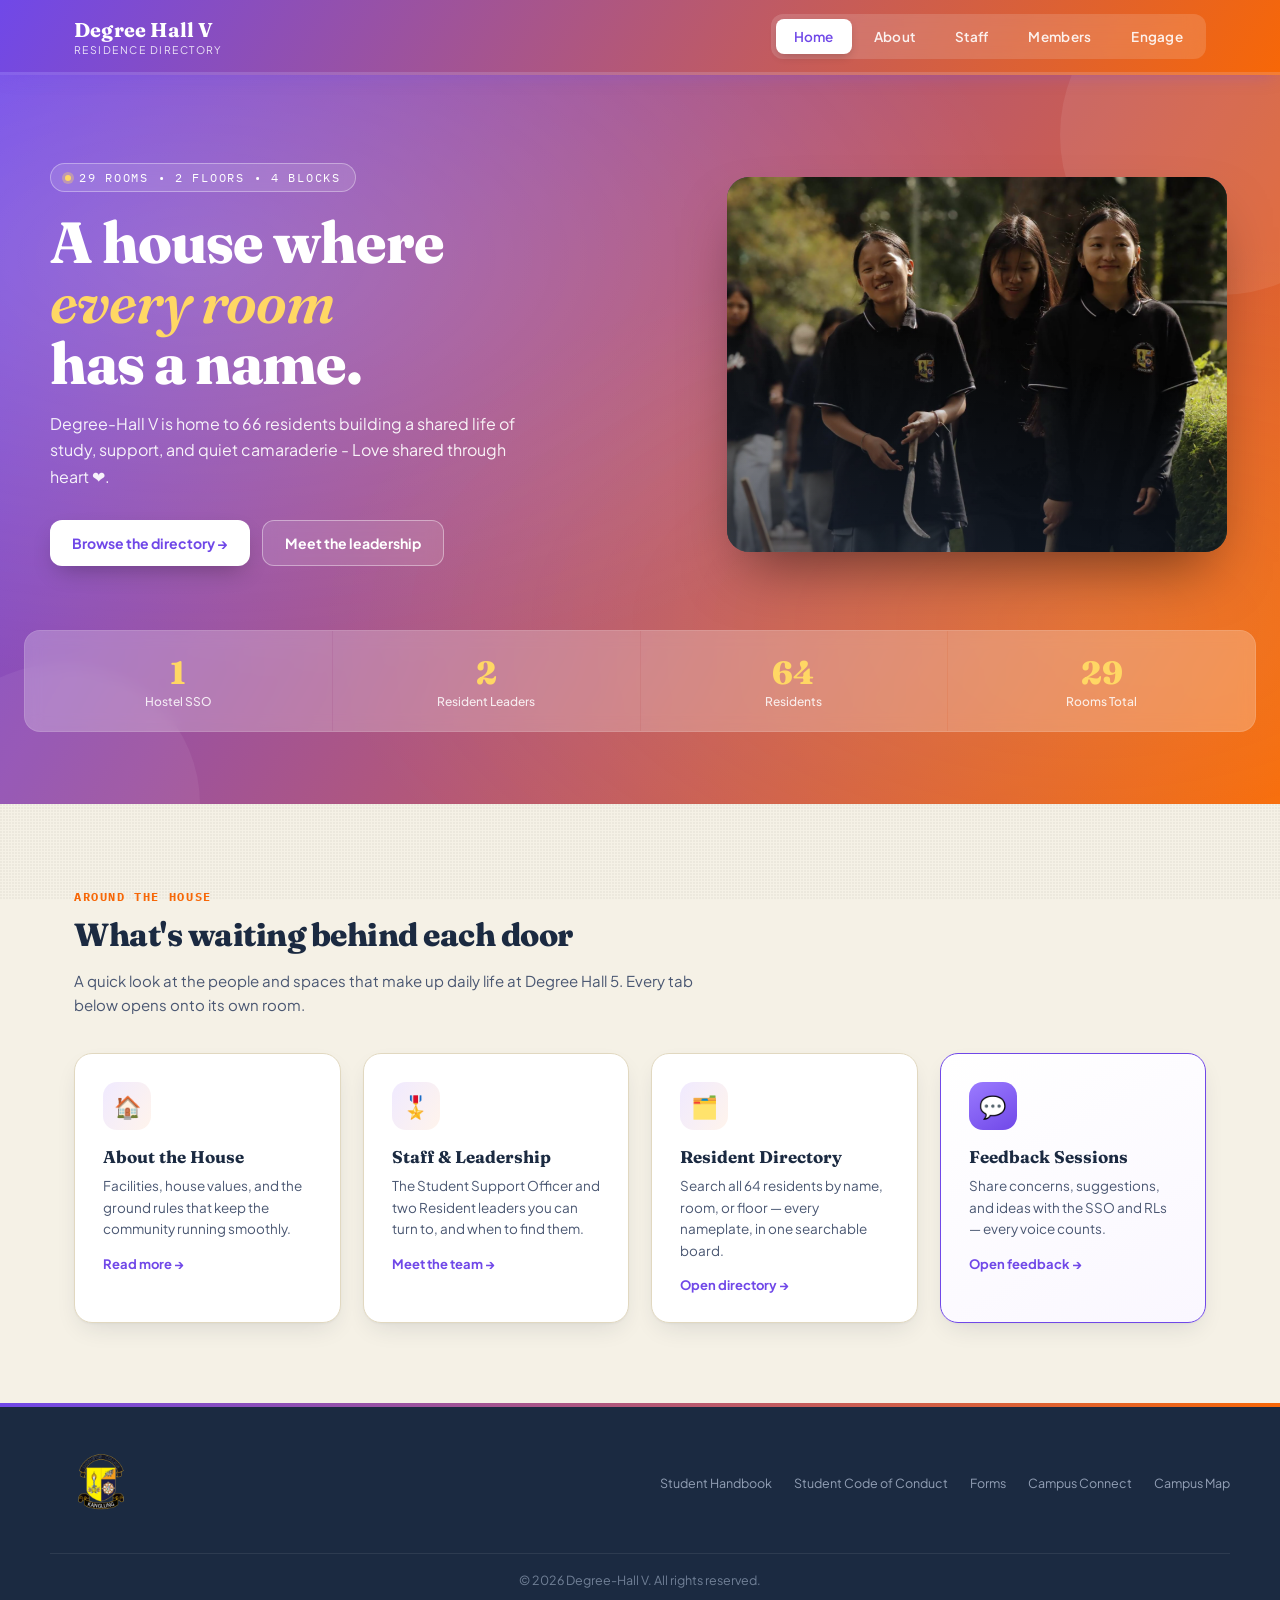
<file: index.html>
<!DOCTYPE html>
<html lang="en">
<head>
<meta charset="UTF-8">
<meta name="viewport" content="width=device-width, initial-scale=1.0">
<title>Degree Hall 5 — Residence Directory</title>
<link rel="preconnect" href="https://fonts.googleapis.com">
<link rel="preconnect" href="https://fonts.gstatic.com" crossorigin>
<link href="https://fonts.googleapis.com/css2?family=Plus+Jakarta+Sans:wght@400;500;600;700;800&family=Fraunces:ital,opsz,wght@0,9..144,500;0,9..144,700;0,9..144,900;1,9..144,600&family=IBM+Plex+Mono:wght@400;500;600&display=swap" rel="stylesheet">
<link rel="stylesheet" href="styles.css">
</head>
<body>
    <div class="grain"></div>
    <header>
  <div class="nav-wrap">
    <div class="brand">
      <div>
        <div class="brand-name">Degree Hall V</div>
        <div class="brand-sub">Residence Directory</div>
      </div>
    </div>
    <nav class="tabs" id="tabs-desktop">
      <button class="tab-btn active" data-tab="home">Home</button>
      <button class="tab-btn" data-tab="about">About</button>
      <button class="tab-btn" data-tab="staff">Staff</button>
      <button class="tab-btn" data-tab="members">Members</button>
      <button class="tab-btn" data-tab="engage">Engage</button>
    </nav>
    <button class="burger" id="burger" aria-label="Open menu">
      <span></span><span></span><span></span>
    </button>
  </div>
  <div class="mobile-tabs" id="tabs-mobile">
    <button class="active" data-tab="home">Home</button>
    <button data-tab="about">About</button>
    <button data-tab="staff">Staff</button>
    <button data-tab="members">Members</button>
    <button data-tab="engage">Engage</button>
  </div>
</header>
<!-- ============ HOME ============ -->
<section class="panel active" id="panel-home">
  <div class="hero">
    <div class="hero-inner">
      <div>
        <span class="eyebrow"><span class="dot"></span>29 rooms &bull; 2 Floors &bull; 4 Blocks</span>
        <h1>A house where<br><em>every room</em><br>has a name.</h1>
        <p>Degree-Hall V is home to 66 residents building a shared life of study, support, and quiet camaraderie - Love shared through heart ❤.</p>
        <div class="hero-btns">
          <button class="btn btn-brass" data-tab="members">Browse the directory &rarr;</button>
          <button class="btn btn-ghost" data-tab="staff">Meet the leadership</button>
        </div>
      </div>

      <div class="hero-visual">
  <div class="hero-photo" id="hero-slideshow">
    <img src="dh5.jpeg" alt="Sherubtse College" class="hero-slide active">
    <img src="mass_cleaning.jpg" alt="Sherubtse College" class="hero-slide">
    <img src="dh-5.jpg" alt="Sherubtse College" class="hero-slide">
    <img src="football.jpg" alt="Sherubtse College" class="hero-slide">
    <img src="welcom.jpg" alt="Sherubtse College" class="hero-slide">
    <img src="new_president.jpg" alt="Sherubtse College" class="hero-slide">
    <img src="home1.jpg" alt="Sherubtse College" class="hero-slide">
    <img src="return.jpg" alt="Sherubtse College" class="hero-slide">
    <img src="orientation.jpg" alt="Sherubtse College" class="hero-slide">
    <img src="yoga.jpg" alt="Sherubtse College" class="hero-slide">
    <img src="home.jpg" alt="Sherubtse College" class="hero-slide">
  </div>
</div>
    </div>

    <div class="stat-strip">
      <div class="stat-cell"><div class="num">1</div><div class="lbl">Hostel SSO</div></div>
      <div class="stat-cell"><div class="num">2</div><div class="lbl">Resident Leaders</div></div>
      <div class="stat-cell"><div class="num">64</div><div class="lbl">Residents</div></div>
      <div class="stat-cell"><div class="num">29</div><div class="lbl">Rooms Total</div></div>
    </div>
  </div>

  <div class="home-teaser">
    <div class="section-head">
      <span class="kicker">Around the house</span>
      <h2>What's waiting behind each door</h2>
      <p>A quick look at the people and spaces that make up daily life at Degree Hall 5. Every tab below opens onto its own room.</p>
    </div>
    <div class="teaser-grid">
      <div class="teaser-card">
        <div class="ico">🏠</div>
        <h4>About the House</h4>
        <p>Facilities, house values, and the ground rules that keep the community running smoothly.</p>
        <a class="more" data-tab="about" href="#">Read more →</a>
      </div>
      <div class="teaser-card">
        <div class="ico">🎖️</div>
        <h4>Staff & Leadership</h4>
        <p>The Student Support Officer and two Resident leaders you can turn to, and when to find them.</p>
        <a class="more" data-tab="staff" href="#">Meet the team →</a>
      </div>
      <div class="teaser-card">
        <div class="ico">🗂️</div>
        <h4>Resident Directory</h4>
        <p>Search all 64 residents by name, room, or floor — every nameplate, in one searchable board.</p>
        <a class="more" data-tab="members" href="#">Open directory →</a>
      </div>
      <div class="teaser-card" style="border-color:var(--purple); background:linear-gradient(150deg,#fff,#faf7ff);">
        <div class="ico" style="background:linear-gradient(150deg,var(--purple-light),var(--purple));">💬</div>
        <h4>Feedback Sessions</h4>
        <p>Share concerns, suggestions, and ideas with the SSO and RLs — every voice counts.</p>
        <a class="more" data-tab="engage" href="#" style="color:var(--purple);">Open feedback →</a>
      </div>
    </div>
  </div>
</section>

<!-- ============ ABOUT ============ -->
<section class="panel" id="panel-about">
  <div class="about-hero">
    <div class="wrap">
      <div class="section-head">
        <span class="kicker">About Degree Hall 5</span>
        <h2>Built for study. Kept for community.</h2>
        <p>Degree-Hall V pairs quiet, functional spaces with the shared amenities a residence hall actually needs — no more, no less.</p>
      </div>

      <div class="facts-band wrap">
    <div class="facts-layout">
      <div class="facts-card">
        <div class="facts-header">
          <span class="kicker">Hostel Record</span>
          <h2>Official Details</h2>
        </div>
        <div class="facts-grid">
          <div class="fact">
            <div class="f-label">Name</div>
            <div class="f-value">Degree Hall 5</div>
          </div>
          <div class="fact">
            <div class="f-label">ESTD</div>
            <div class="f-value mono">1968</div>
          </div>
          <div class="fact">
            <div class="f-label">Category</div>
            <div class="f-value">Female</div>
          </div>
          <div class="fact">
            <div class="f-label">Capacity</div>
            <div class="f-value mono">64</div>
          </div>
          <div class="fact">
            <div class="f-label">Latitude</div>
            <div class="f-value mono">27.288&deg;</div>
          </div>
          <div class="fact">
            <div class="f-label">Longitude</div>
            <div class="f-value mono">91.523&deg;</div>
          </div>
        </div>
        <div class="facts-desc">
          <div class="f-label">Description</div>
          <p>Constructed by the DANTAK Project with funding from the Government of India at a cost of <b>Nu. 3,935,155</b>, and renovated in <b>2010</b> by M/s Tshering Construction at a cost of <b>Nu. 865,074.94</b>.</p>
        </div>
      </div>

      <div class="facts-photo">
        <img src="https://finalmap.sherubtse.edu.bt/images/E__Year%204,%20Sem%20II_Intern_campus%20map_images_hostel_dh5.jpeg" alt="Degree Hall 5 building" loading="lazy">
      </div>
    </div>
  </div>
  
      <div class="facil-grid">
        <div class="facil-card">
          <div class="ico">📶</div>
          <h4>High-Speed Wi-Fi</h4>
          <p>24/7 dedicated fibre internet reaching every room, floor to floor.</p>
        </div>
        <div class="facil-card">
          <div class="ico">🏠</div>
          <h4>Common Room</h4>
          <p>A shared room designed for building community.</p>
        </div>
        <div class="facil-card">
          <div class="ico">🍽️</div>
          <h4>Mess & Dining</h4>
          <p>Hygienic and wholesome daily meals served from the mess.</p>
        </div>
        <div class="facil-card">
          <div class="ico">🎯</div>
          <h4>First Aid</h4>
          <p>Emergency medical supplies and immediate basic care accessible 24/7.</p>
        </div>
      </div>
    </div>
  </div>

  <div class="values-band wrap">
    <div class="section-head">
      <span class="kicker">House values</span>
      <h2>What we ask of each other</h2>
    </div>
    <div class="values-list">
      <div class="value-item">
        <h4>Curfew & Silent hours, kept</h4>
        <p>9 PM–7 AM 24/7 by everyone and for everyone.</p>
      </div>
      <div class="value-item">
        <h4>Shared spaces, shared upkeep</h4>
        <p>Store room and common room stay usable because residents leave them the way they found them.</p>
      </div>
      <div class="value-item">
        <h4>An open door to staff</h4>
        <p>The SSO and both student leaders are reachable every day — no issue is too small to raise.</p>
      </div>
    </div>
  </div>

  <div class="rules-panel">
    <h3>House Guidelines at a Glance</h3>
    <ul>
      <li>Residents should stay and maintain silence from 9:00 PM till 7:00 AM</li>
      <li>Zero tolerance to smoking & drugs</li>
      <li>Zero tolerance to ragging and bullying</li>
      <li>No open flames or unregistered appliances</li>
      <li>Recycling sorted at the bin station</li>
      <li>No visiters allowed unless under genuine circumstances</li>
      <li>No tresspassing</li>
      <li>Pets not allowed</li>
    </ul>
  </div>
</section>

<!-- ============ STAFF ============ -->
<section class="panel" id="panel-staff">
  <div class="staff-hero wrap">
    <div class="section-head">
      <span class="kicker">Administration & Leadership</span>
      <h2>Who's looking after the hall</h2>
      <p>One student service officer (SSO) and two student leaders share responsibility for welfare, facilities, and everyday operations.</p>
    </div>

    <div class="staff-grid">
      <div class="staff-card sso" data-staff-id="sso">
        <span class="role-chip staffchip">Staff</span>
        <div class="avatar"><img src="image/deki_dema.jpg" alt="Deki Dema" onerror="this.onerror=null;this.src='https://api.dicebear.com/9.x/notionists/svg?seed=sso&backgroundColor=7A2E2E,5A1F1F&backgroundType=gradientLinear';"></div>
        <h3>Deki Dema</h3>
        <div class="staff-role">Student Service Officer (SSO)</div>
        <div class="staff-meta">
          Office: Faculty Block 1, <span class="mono">Ground Floor</span><br>
          Hours: <span class="mono">Mon–Fri, 9:00–16:30</span><br>
          Handles student welfare, guidance, discipline, residential issues, and coordination between residents and college authorities.
        </div>
         <div class="contact-line">
          <a class="wa-icon" href="https://wa.me/97517348960" target="_blank" rel="noopener" title="Message on WhatsApp" onclick="event.stopPropagation();">
            <svg viewBox="0 0 32 32" width="16" height="16" fill="currentColor"><path d="M16.02 3C9.4 3 4 8.4 4 15.02c0 2.3.64 4.44 1.75 6.28L4 29l7.87-1.7a11.9 11.9 0 0 0 4.15.74h.01c6.62 0 12.02-5.4 12.02-12.02C28.05 8.4 22.64 3 16.02 3zm0 21.8h-.01a9.7 9.7 0 0 1-4.94-1.35l-.35-.21-4.67 1.01 1-4.55-.23-.37a9.7 9.7 0 0 1-1.49-5.31c0-5.4 4.4-9.8 9.8-9.8a9.7 9.7 0 0 1 6.93 2.87 9.7 9.7 0 0 1 2.86 6.92c0 5.4-4.4 9.79-9.9 9.79zm5.36-7.34c-.29-.15-1.74-.86-2-.96-.27-.1-.47-.15-.66.15-.2.29-.76.95-.93 1.15-.17.2-.34.22-.63.07-.29-.15-1.23-.45-2.34-1.44-.86-.77-1.45-1.72-1.62-2.01-.17-.29-.02-.45.13-.6.13-.13.29-.34.44-.51.15-.17.2-.29.29-.49.1-.2.05-.37-.02-.51-.07-.15-.66-1.58-.9-2.17-.24-.57-.48-.49-.66-.5h-.56c-.2 0-.51.07-.78.37-.27.29-1.02 1-1.02 2.43s1.05 2.82 1.19 3.01c.15.2 2.07 3.16 5.02 4.43.7.3 1.25.48 1.68.61.7.22 1.34.19 1.84.12.56-.08 1.74-.71 1.98-1.4.25-.68.25-1.27.17-1.4-.07-.12-.27-.2-.56-.35z"/></svg>
          </a>
          <span class="mono">+975-17348960</span>
        </div>
        <span class="view-hint">View profile →</span>
      </div>

      <div class="staff-card leader" data-staff-id="tshering">
        <span class="role-chip leaderchip">Leader</span>
        <div class="avatar"><img src="image/tshering_om.jpg" alt="Ms. Tshering Om" onerror="this.onerror=null;this.src='https://api.dicebear.com/9.x/notionists/svg?seed=tshering&backgroundColor=4C6B52,31473A&backgroundType=gradientLinear';"></div>
        <h3>Ms. Tshering Om</h3>
        <div class="staff-role">Resident Leader</div>
        <div class="staff-meta">
          DSDA &bull; Year 4<br>
          Oversees residents’ wellbeing, cleanliness, discipline, participation, and day-to-day hostel concerns while supporting the SSO.
        </div>
        <div class="contact-line">
          <a class="wa-icon" href="https://wa.me/97517468810" target="_blank" rel="noopener" title="Message on WhatsApp" onclick="event.stopPropagation();">
            <svg viewBox="0 0 32 32" width="16" height="16" fill="currentColor"><path d="M16.02 3C9.4 3 4 8.4 4 15.02c0 2.3.64 4.44 1.75 6.28L4 29l7.87-1.7a11.9 11.9 0 0 0 4.15.74h.01c6.62 0 12.02-5.4 12.02-12.02C28.05 8.4 22.64 3 16.02 3zm0 21.8h-.01a9.7 9.7 0 0 1-4.94-1.35l-.35-.21-4.67 1.01 1-4.55-.23-.37a9.7 9.7 0 0 1-1.49-5.31c0-5.4 4.4-9.8 9.8-9.8a9.7 9.7 0 0 1 6.93 2.87 9.7 9.7 0 0 1 2.86 6.92c0 5.4-4.4 9.79-9.9 9.79zm5.36-7.34c-.29-.15-1.74-.86-2-.96-.27-.1-.47-.15-.66.15-.2.29-.76.95-.93 1.15-.17.2-.34.22-.63.07-.29-.15-1.23-.45-2.34-1.44-.86-.77-1.45-1.72-1.62-2.01-.17-.29-.02-.45.13-.6.13-.13.29-.34.44-.51.15-.17.2-.29.29-.49.1-.2.05-.37-.02-.51-.07-.15-.66-1.58-.9-2.17-.24-.57-.48-.49-.66-.5h-.56c-.2 0-.51.07-.78.37-.27.29-1.02 1-1.02 2.43s1.05 2.82 1.19 3.01c.15.2 2.07 3.16 5.02 4.43.7.3 1.25.48 1.68.61.7.22 1.34.19 1.84.12.56-.08 1.74-.71 1.98-1.4.25-.68.25-1.27.17-1.4-.07-.12-.27-.2-.56-.35z"/></svg>
          </a>
          <span class="mono">+975-17468810</span>
        </div>
        <span class="view-hint">View profile →</span>
      </div>

      <div class="staff-card leader" data-staff-id="chimi">
        <span class="role-chip leaderchip">Leader</span>
        <div class="avatar"><img src="image/chimi.jpeg" alt="Ms. Chimi Lhamo Lama" onerror="this.onerror=null;this.src='https://api.dicebear.com/9.x/notionists/svg?seed=chimi&backgroundColor=4C6B52,31473A&backgroundType=gradientLinear';"></div>
        <h3>Ms. Chimi Lhamo Lama</h3>
        <div class="staff-role">Resident Leader</div>
        <div class="staff-meta">
          BSc in Life Science &bull; Year 3<br>
          Oversees residents’ wellbeing, cleanliness, discipline, participation, and day-to-day hostel concerns while supporting the SSO.
        </div>
        <div class="contact-line">
          <a class="wa-icon" href="https://wa.me/97577798943" target="_blank" rel="noopener" title="Message on WhatsApp" onclick="event.stopPropagation();">
            <svg viewBox="0 0 32 32" width="16" height="16" fill="currentColor"><path d="M16.02 3C9.4 3 4 8.4 4 15.02c0 2.3.64 4.44 1.75 6.28L4 29l7.87-1.7a11.9 11.9 0 0 0 4.15.74h.01c6.62 0 12.02-5.4 12.02-12.02C28.05 8.4 22.64 3 16.02 3zm0 21.8h-.01a9.7 9.7 0 0 1-4.94-1.35l-.35-.21-4.67 1.01 1-4.55-.23-.37a9.7 9.7 0 0 1-1.49-5.31c0-5.4 4.4-9.8 9.8-9.8a9.7 9.7 0 0 1 6.93 2.87 9.7 9.7 0 0 1 2.86 6.92c0 5.4-4.4 9.79-9.9 9.79zm5.36-7.34c-.29-.15-1.74-.86-2-.96-.27-.1-.47-.15-.66.15-.2.29-.76.95-.93 1.15-.17.2-.34.22-.63.07-.29-.15-1.23-.45-2.34-1.44-.86-.77-1.45-1.72-1.62-2.01-.17-.29-.02-.45.13-.6.13-.13.29-.34.44-.51.15-.17.2-.29.29-.49.1-.2.05-.37-.02-.51-.07-.15-.66-1.58-.9-2.17-.24-.57-.48-.49-.66-.5h-.56c-.2 0-.51.07-.78.37-.27.29-1.02 1-1.02 2.43s1.05 2.82 1.19 3.01c.15.2 2.07 3.16 5.02 4.43.7.3 1.25.48 1.68.61.7.22 1.34.19 1.84.12.56-.08 1.74-.71 1.98-1.4.25-.68.25-1.27.17-1.4-.07-.12-.27-.2-.56-.35z"/></svg>
          </a>
          <span class="mono">77798943</span>
        </div>
        <span class="view-hint">View profile →</span>
      </div>
    </div>

    <div class="office-hours">
      <div class="oh-col">
        <h4>Drop-in hours</h4>
        <p>SSO office — Mon-Fri, 9:00-4:30 PM (Visit office or contact via WhatsApp)<br>Leaders — evenings after 5:00 PM (or Contact via WhatsApp-24/7)</p>
      </div>
      <div class="oh-col">
        <h4>Emergencies</h4>
        <p>Notify the resident leaders first and then inform SSO.</p>
      </div>
      <div class="oh-col">
        <h4>Maintenance</h4>
        <p>Log requests with your floor leader; urgent repairs (water, electrical) go straight to the RLs.</p>
      </div>
    </div>
  </div>
</section>

<!-- ============ MEMBERS ============ -->
<section class="panel" id="panel-members">
  <div class="members-hero wrap">
    <div class="section-head">
      <span class="kicker">Resident Directory</span>
      <h2>64 Members, 29 rooms</h2>
      <p>Search by name or room number, or narrow down to a single block.</p>
    </div>

    <div class="controls">
      <input type="text" id="search-input" placeholder="Search by name or room…">
      <div class="chip-row" id="floor-filters">
        <button class="chip active" data-floor="all">All Blocks</button>
        <button class="chip" data-floor="1">Block 1</button>
        <button class="chip" data-floor="2">Block 2</button>
        <button class="chip" data-floor="3">Block 3</button>
        <button class="chip" data-floor="4">Block 4</button>
      </div>
    </div>

    <div class="result-count" id="result-count"></div>
    <div class="board" id="board"></div>
    <div class="empty-state" id="empty-state" style="display:none;">
      <div class="big">🔍</div>
      <p>No residents match that search.</p>
    </div>
  </div>
</section>

<!-- ============ ENGAGE (Feedback + Budget) ============ -->
<section class="panel" id="panel-engage">
  <div class="engage-hero">
    <div class="wrap">
      <div class="section-head">
        <span class="kicker">Resident Engagement</span>
        <h2>Feedback & Budget Collection</h2>
        <p>Your voice shapes this house. Share feedback, ideas, and support the community fund.</p>
      </div>

      <!-- FEEDBACK SESSIONS -->
      <div class="engage-block">
        <div class="engage-header">
          <div class="engage-icon feedback-icon">💬</div>
          <div>
            <h3>Feedback Sessions</h3>
            <p class="engage-sub">Structured time for residents to voice concerns, ideas, and suggestions to the SSO and Resident Leaders.</p>
          </div>
        </div>

        <div class="feedback-grid">
          <a class="feedback-card feedback-card-link" href="https://forms.gle/SpKwJFCGRrJvB9cy9" target="_blank" rel="noopener" title="Open the Feedback Form">
            <div class="fb-date">Anytime · Online</div>
            <h4>Feedback Form</h4>
            <p>Share concerns, suggestions, or praise through our online form — quick, private, and open 24/7.</p>
            <span class="fb-tag">Open form →</span>
          </a>

          <div class="feedback-card">
            <div class="fb-date">Direct</div>
            <h4>WhatsApp or Email</h4>
            <p>Reach SSO (Deki Dema) or your RLs directly for immediate or sensitive matters. Response within 24 hours.</p>
            <span class="fb-tag">Direct line</span>
          </div>
        </div>
      </div>

      <!-- BUDGET COLLECTION -->
      <div class="engage-block">
        <div class="engage-header">
          <div class="engage-icon budget-icon">💰</div>
          <div>
            <h3>Budget Collection</h3>
            <p class="engage-sub">Transparent collection of the hostel welfare fund, used for events, upkeep, and shared amenities.</p>
          </div>
        </div>

        <div class="budget-summary">
          <div class="budget-stat">
            <div class="bs-label">Annually Contribution</div>
            <div class="bs-value">Nu. 350 <span>/ resident</span></div>
          </div>
          <div class="budget-stat">
            <div class="bs-label">Total Collected (This Year)</div>
            <div class="bs-value mono">Nu. 21,700</div>
          </div>
          <div class="budget-stat">
            <div class="bs-label">Transparency</div>
            <div class="bs-value">Ledger open to all</div>
          </div>
          <div class="budget-stat">
            <div class="bs-label">Collection Deadline</div>
            <div class="bs-value mono">September</div>
          </div>
        </div>

        <div class="budget-details">
          <div class="budget-col">
            <h4>Where the fund goes</h4>
            <ul class="budget-list">
              <li><span class="bl-dot" style="background:#7048e8;"></span> Hostel events like sports.</li>
              <li><span class="bl-dot" style="background:#f76707;"></span> Hostel property maintenances like electricity</li>
              <li><span class="bl-dot" style="background:#2e7d32;"></span> SUPW & cleanliness drive</li>
              <li><span class="bl-dot" style="background:#7A2E2E;"></span> Refreshments</li>
            </ul>
          </div>
          <div class="budget-col">
            <h4>How to contribute</h4>
            <div class="pay-method">
              <div class="pm-icon">💳</div>
              <div>
                <div class="pm-title">Online Bank Transfer</div>
                <div class="pm-sub">Transfer to the Rl's account, then notify your RL with a screenshot.</div>
              </div>
            </div>
            <div class="pay-method">
              <div class="pm-icon">💵</div>
              <div>
                <div class="pm-title">Cash — RL Collection</div>
                <div class="pm-sub">Your RL, collects it and record in excel</div>
              </div>
            </div>
            <div class="pay-method">
              <div class="pm-icon">📊</div>
              <div>
                <div class="pm-title">Expense Report</div>
                <div class="pm-sub">Full income/expense report send to hostel group with screenshot and audited every semester by SSAIU.</div>
              </div>
            </div>
          </div>
        </div>
      </div>

      <!-- CTA Banner -->
      <div class="engage-cta">
        <h3>Have something to say?</h3>
        <p>Whether it's a small suggestion or a big idea, the SSO and RLs want to hear it.</p>
        <div class="engage-cta-btns">
          <a href="https://wa.me/97517348960" target="_blank" rel="noopener" class="btn-engage btn-engage-primary">💬 Message SSO on WhatsApp</a>
          <button class="btn-engage btn-engage-ghost" data-tab="staff">Meet the leadership →</button>
        </div>
      </div>
    </div>
  </div>
</section>

<!-- ============ PROFILE (full page) ============ -->
<section class="panel" id="panel-profile">
  <div class="wrap profile-wrap">
    <button class="back-link" id="profile-back">&larr; <span id="back-label">Back</span></button>
    <div class="profile-card" id="profile-content"></div>
    <div class="privacy-note">
      <span class="pn-ico">🔒</span>
      <span><strong>For hostel use only.</strong> This page exists solely for internal hostel profile purposes. All residents are aware of how their information is used here, and this data must not be copied, shared, or distributed outside official hostel use without permission.</span>
    </div>
  </div>
</section>

<!-- ============ FORMS ============ -->
<section class="panel" id="panel-forms">
  <div class="about-hero">
    <div class="wrap">
      <div class="section-head">
        <span class="kicker">Downloads</span>
        <h2>Important Forms</h2>
        <p>Common request and registration forms for students. Download, fill in, and submit to the DSA's office or SSO's office.</p>
      </div>

      <div class="facil-grid">
        <a class="facil-card form-card" href="Student-Leave-Form.pdf" target="_blank" rel="noopener">
          <div class="ico">🧳</div>
          <h4>Student Leave Form</h4>
          <p>Submit leave application for academic absence.</p>
          <span class="form-dl">Download PDF ↓</span>
        </a>
        <a class="facil-card form-card" href="Student-Travel-Form.pdf" target="_blank" rel="noopener">
          <div class="ico">🛫</div>
          <h4>Student Travel Form</h4>
          <p>Apply for official student travel permission.</p>
          <span class="form-dl">Download PDF ↓</span>
        </a>
        <a class="facil-card form-card" href="SherubtseCollege_ToR_NewStudents-3.pdf" target="_blank" rel="noopener">
          <div class="ico">📋</div>
          <h4>New Student (ToR)</h4>
          <p>Access and download the official Transcript of Records form for new students.</p>
          <span class="form-dl">Download PDF ↓</span>
        </a>
        <a class="facil-card form-card" href="Admission-Undertaking-Form.pdf" target="_blank" rel="noopener">
          <div class="ico">🗒️</div>
          <h4>Admission Undertaking</h4>
          <p>Submit the official admission undertaking and declaration form for enrollment.</p>
          <span class="form-dl">Download PDF ↓</span>
        </a>
        <a class="facil-card form-card" href="New-Student-Clearance-form.pdf" target="_blank" rel="noopener">
          <div class="ico">📝</div>
          <h4>Clearance Certificate</h4>
          <p>Apply for official college clearance certification.</p>
          <span class="form-dl">Download PDF ↓</span>
        </a>
        <a class="facil-card form-card" href="Character-Certificate-Form.pdf" target="_blank" rel="noopener">
          <div class="ico">🏅</div>
          <h4>Character Certificate</h4>
          <p>Request student character certification.</p>
          <span class="form-dl">Download PDF ↓</span>
        </a>
      </div>
    </div>
  </div>
</section>
 
<footer>
  <div class="foot-inner">
    <div class="foot-top">
      <a href="https://www.sherubtse.edu.bt/" target="_blank" rel="noopener noreferrer" class="sherubtse-logo-link" aria-label="Visit Sherubtse College website">
        <img src="image/logo.png" alt="Sherubtse College" class="sherubtse-logo">
      </a>

      <div class="foot-links">
        <a href="Student-Handbook-2025-2026-non-Academic.pdf">Student Handbook</a>
        <a href="RUB-Student-Code-of-Conduct-July-2022.pdf">Student Code of Conduct</a>
        <a href="#" data-tab="forms">Forms</a>
        <a href="https://campusconnect.sherubtse.edu.bt/">Campus Connect</a>
        <a href="https://finalmap.sherubtse.edu.bt/" target="_blank" rel="noopener noreferrer">Campus Map</a>
      </div>
    </div>

    <p class="copyright">
      &copy; 2026 Degree-Hall V. All rights reserved.
    </p>
  </div>
</footer>

<script>
  /* ---------- TAB SWITCHING ---------- */
  let lastRealTab = 'home';

  function activateTab(tab, opts){
    opts = opts || {};
    document.querySelectorAll('.panel').forEach(p => p.classList.remove('active'));
    document.getElementById('panel-' + tab).classList.add('active');
    document.querySelectorAll('#tabs-desktop .tab-btn').forEach(b => b.classList.toggle('active', b.dataset.tab === tab));
    document.querySelectorAll('#tabs-mobile button').forEach(b => b.classList.toggle('active', b.dataset.tab === tab));
    document.getElementById('tabs-mobile').classList.remove('open');
    if(tab !== 'profile') lastRealTab = tab;
    window.scrollTo({top:0, behavior:'instant' in window ? 'instant' : 'auto'});
  }
  document.querySelectorAll('[data-tab]').forEach(el=>{
    el.addEventListener('click', (e)=>{
      e.preventDefault();
      activateTab(el.dataset.tab);
    });
  });
  document.getElementById('burger').addEventListener('click', ()=>{
    document.getElementById('tabs-mobile').classList.toggle('open');
  });

  /* ---------- HERO VERTICAL SLIDESHOW ---------- */
  const heroSlides = document.querySelectorAll("#hero-slideshow .hero-slide");
  let heroIndex = 0;
  const DISPLAY_TIME = 2000;
  const SLIDE_TIME = 400;

  function nextHeroSlide() {
    const currentSlide = heroSlides[heroIndex];
    const nextIndex = (heroIndex + 1) % heroSlides.length;
    const nextSlide = heroSlides[nextIndex];

    nextSlide.classList.remove("active");
    nextSlide.classList.remove("exiting");
    nextSlide.style.transition = "none";
    nextSlide.style.transform = "translateY(100%)";
    nextSlide.offsetHeight;

    currentSlide.classList.remove("active");
    currentSlide.classList.add("exiting");

    nextSlide.style.transition = `transform ${SLIDE_TIME}ms cubic-bezier(0.65, 0, 0.35, 1)`;
    nextSlide.classList.add("active");
    nextSlide.style.transform = "translateY(0)";

    setTimeout(() => {
      currentSlide.classList.remove("exiting");
      currentSlide.style.transform = "translateY(100%)";
      currentSlide.style.transition = "";
    }, SLIDE_TIME);

    heroIndex = nextIndex;
  }

  if (heroSlides.length > 1) {
    setInterval(nextHeroSlide, DISPLAY_TIME);
  }

  /* ---------- MEMBER DATA ---------- */
  const passions = ["Photography","Basketball","Reading","Painting","Football","Chess","Debate","Music","Coding","Hiking","Dance","Volleyball","Poetry","Robotics","Badminton","Singing","Cricket","Yoga","Baking","Sketching"];
  const quotes = [
    "Do small things with great love.",
    "Stay curious, stay kind.",
    "Progress, not perfection.",
    "Every sunrise is a new page.",
    "Work hard in silence, let the results speak.",
    "Kindness is a language everyone understands.",
    "Dream big, start small, act now.",
    "Growth begins at the edge of comfort.",
    "Small steps still move you forward.",
    "Be a light for someone's dark day.",
    "Learn like you'll live forever.",
    "Slow progress is still progress.",
    "Choose courage over comfort.",
    "Let your work speak for itself.",
    "Be the reason someone smiles today."
  ];

  const roomPalette = {
    1:["#B8863B","#8C6529"],
    2:["#4C6B52","#31473A"],
    3:["#7A2E2E","#5A1F1F"],
    4:["#5C4B7A","#3E3355"]
  };
  function blockFor(room){
    const num = parseInt(room, 10);
    if(isNaN(num)) return 4;
    if(num >= 1 && num <= 7) return 1;
    if(num >= 9 && num <= 14) return 2;
    if(num >= 16 && num <= 21) return 3;
    return 4;
  }
  function paletteFor(room){
    return roomPalette[blockFor(room)];
  }

  function avatarUrl(seed, c1, c2){
    const bg1 = c1.replace('#','');
    const bg2 = c2.replace('#','');
    return `https://api.dicebear.com/9.x/notionists/svg?seed=${encodeURIComponent(seed)}&backgroundColor=${bg1},${bg2}&backgroundType=gradientLinear`;
  }

  function whatsappLink(waNumber){
    return waNumber ? `https://wa.me/${waNumber}` : '';
  }

  function whatsappIcon(waNumber){
    if(!waNumber) return '';
    return `<a class="wa-icon" href="${whatsappLink(waNumber)}" target="_blank" rel="noopener" title="Message on WhatsApp" onclick="event.stopPropagation();">
      <svg viewBox="0 0 32 32" width="16" height="16" fill="currentColor"><path d="M16.02 3C9.4 3 4 8.4 4 15.02c0 2.3.64 4.44 1.75 6.28L4 29l7.87-1.7a11.9 11.9 0 0 0 4.15.74h.01c6.62 0 12.02-5.4 12.02-12.02C28.05 8.4 22.64 3 16.02 3zm0 21.8h-.01a9.7 9.7 0 0 1-4.94-1.35l-.35-.21-4.67 1.01 1-4.55-.23-.37a9.7 9.7 0 0 1-1.49-5.31c0-5.4 4.4-9.8 9.8-9.8a9.7 9.7 0 0 1 6.93 2.87 9.7 9.7 0 0 1 2.86 6.92c0 5.4-4.4 9.79-9.9 9.79zm5.36-7.34c-.29-.15-1.74-.86-2-.96-.27-.1-.47-.15-.66.15-.2.29-.76.95-.93 1.15-.17.2-.34.22-.63.07-.29-.15-1.23-.45-2.34-1.44-.86-.77-1.45-1.72-1.62-2.01-.17-.29-.02-.45.13-.6.13-.13.29-.34.44-.51.15-.17.2-.29.29-.49.1-.2.05-.37-.02-.51-.07-.15-.66-1.58-.9-2.17-.24-.57-.48-.49-.66-.5h-.56c-.2 0-.51.07-.78.37-.27.29-1.02 1-1.02 2.43s1.05 2.82 1.19 3.01c.15.2 2.07 3.16 5.02 4.43.7.3 1.25.48 1.68.61.7.22 1.34.19 1.84.12.56-.08 1.74-.71 1.98-1.4.25-.68.25-1.27.17-1.4-.07-.12-.27-.2-.56-.35z"/></svg>
    </a>`;
  }

  const members = [
    { name:'Phakchok Dolma', room:'1', course:'BSc in Mathematics', year:'Year 1', phone:'17483827', whatsapp:'97517483827', dob:'10 October 2007', passion:'Dancing', quote:'Be Positive' },
    { name:'Tshering Pelden', room:'2', course:'BSc in Chemistry', year:'Year 1', phone:'77475031', whatsapp:'97577475031', dob:'1 August 2007', passion:'Dancing', quote:'Success is the sum of small efforts, repeated day in and day out.' },
    { name:'Roma Ghalley', room:'2', course:'BSc in Chemistry', year:'Year 1', phone:'16114341', whatsapp:'97516114341', dob:'9 Febraury 2007', passion:'-', quote:'There are no shortcuts to any place worth going.' },
    { name:'Chhimi Om Doya', room:'2', course:'DSDA', year:'Year 1', phone:'17744055', whatsapp:'97517744055', dob:'28 December 2007', passion:'Drawing', quote:'Among flowers, the cherry blossom; among people, the warrior.' },
    { name:'Chimi Zangmo Norbu', room:'3', course:'BSc in Chemistry', year:'Year 1', phone:'17233340', whatsapp:'97517233340', dob:'20 August 2006', passion:'Phtotography and playing badminton', quote:'Life is simple but we make it complicated' },
    { name:'Tshering Choden', room:'3', course:'BSc in Chemistry', year:'Year 1', phone:'17973784', whatsapp:'97517973784', dob:'7 July 2007', passion:'Travelling', quote:'It always seems impossible until it\'s done.' },
    { name:'Phuntsho Wangmo', room:'3', course:'DSDA', year:'Year 1', phone:'17889569', whatsapp:'97517889569', dob:'7 December 2006', passion:'Reading', quote:'An investment in knowledge pays the best interest.' },
    { name:'Dechen Shingdan', room:'4', course:'BSc in Life Science', year:'Year 1', phone:'17842476', whatsapp:'97517842476', dob:'24 May 2006', passion:'Playing Football', quote:'The secret of getting ahead is getting started.' },
    { name:'Tshering Yangzom', room:'4', course:'BSc in Life Science', year:'Year 1', phone:'77616079', whatsapp:'97577616079', dob:'8 July 2006', passion:'watching dramas and movies', quote:'Love yourself first!' },
    { name:'Nima Zangmo', room:'5', course:'BSc in Chemistry', year:'Year 1', phone:'17368830', whatsapp:'97517368830', dob:'19 Febraury 2006', passion:'Reading', quote:'Small steps every day lead to big results.' },
    { name:'Tashi Wangmo', room:'5', course:'BSc in Mathematics', year:'Year 1', phone:'17678065', whatsapp:'97517678065', dob:'6 June 2007', passion:'Dancing', quote:'Enjoy the little things in life' },
    { name:'Manisha Rai', room:'6', course:'BSc in Chemistry', year:'Year 1', phone:'17537920', whatsapp:'97517537920', dob:'25 January 2006', passion:'Travelling', quote:'Romanticizing my little life.' },
    { name:'Sarita Subba', room:'6', course:'BSc in Physics', year:'Year 1', phone:'17328454', whatsapp:'97517328454', dob:'16 March 2007', passion:'Dancing | Watching drama', quote:'Be good' },
    { name:'Kalpana Rai', room:'6', course:'BSc in Physics', year:'Year 1', phone:'17744715', whatsapp:'97517744715', dob:'13 September 2005', passion:'Travelling | Games', quote:'Focus on being productive instead of busy.' },
    { name:'Pema Wangmo', room:'7', course:'BSc in Life Science', year:'Year 1', phone:'17913078', whatsapp:'97517913078', dob:'22 June 2004', passion:'Travelling', quote:'Don\'t wish it were easier. Wish you were better.' },
    { name:'Pema Tshomo', room:'7', course:'BSc in Life Science', year:'Year 1', phone:'77712847', whatsapp:'97577712847', dob:'19 December 2006', passion:'Dancing', quote:'Be yourself; everyone else is already taken.' },
    { name:'Tshering Yangchen', room:'7', course:'BSc in Life Science', year:'Year 1', phone:'77634400', whatsapp:'97577634400', dob:'10 July 2007', passion:'Reading | Dancing', quote:'It always seems impossible until it\'s done.' },
    { name:'Dorji Zangmo', room:'9', course:'BSc in Life Science', year:'Year 1', phone:'16169856', whatsapp:'97516169856', dob:'1 December 2006', passion:'esports and raising animals', quote:'Coexist with Passion.' },
    { name:'Tshewang Choden', room:'9', course:'BSc in Life Science', year:'Year 1', phone:'17467085', whatsapp:'97517467085', dob:'18 June 2006', passion:'Playing Games', quote:'Do one thing daily that scares you.' },
    { name:'Pema Lhaden', room:'9', course:'BSc in Physics', year:'Year 1', phone:'77712744', whatsapp:'97577712744', dob:'4 November 2004', passion:'Reading', quote:'Happiness is a choice.' },
    { name:'Tshelthrim Lhamo', room:'10', course:'BSc in Chemistry', year:'Year 1', phone:'17768517', whatsapp:'97517768517', dob:'22 October 2007', passion:'Online Gaming', quote:' Go along with the flow 😘' },
    { name:'Jigme Yozer Wangmo', room:'10', course:'BSc in Life Science', year:'Year 1', phone:'77397716', whatsapp:'97577397716', dob:'2 April 2008', passion:'Socializing', quote:'Wherever you are, be all there.' },
    { name:'Needha Zangmo', room:'11', course:'BSc in Life Science', year:'Year 1', phone:'17685046', whatsapp:'97517685046', dob:'31 October 2006', passion:'Hiking', quote:'When you feel like you’re drowning, remember your lifeguard walks on water.' },
    { name:'Roshni Ghalley', room:'11', course:'BSc in Life Science', year:'Year 1', phone:'17507577', whatsapp:'97517507577', dob:'14 may 2005', passion:'Dancing', quote:'You don’t have to have it all figured out—just take the next faithful step.' },
    { name:'Tshering Tshomo', room:'11', course:'BSc in Chemistry', year:'Year 1', phone:'17341272', whatsapp:'97517341272', dob:'18 September 2006', passion:'Reading', quote:'You can’t wear your old identity and walk in your new one.' },
    { name:'Karma Yangdon', room:'12', course:'BSc in Chemistry', year:'Year 1', phone:'77675529', whatsapp:'97577675529', dob:'29 April 2007', passion:'Dancing', quote:'Life is really simple, but we insist on making it complicated.' },
    { name:'Tshechi Lhamo', room:'12', course:'BSc in Mathematics', year:'Year 1', phone:'16123441', whatsapp:'97516123441', dob:'14 December 2004', passion:'Listening to Music', quote:'The happiness of your life depends on the quality of your thoughts.' },
    { name:'Tashi Yangzom', room:'13', course:'BSc in Life Science', year:'Year 1', phone:'77810883', whatsapp:'97577810883', dob:'23 May 2006', passion:'Dancing, nail tech and bartender ', quote:'Grow & Glow.' },
    { name:'Diya Sharma', room:'13', course:'BSc in Life Science', year:'Year 1', phone:'17751271', whatsapp:'97517751271', dob:'26 July 2007', passion:'Reading', quote:'Still becoming' },
    { name:'Junu Tamang', room:'13', course:'BSc in Physics', year:'Year 1', phone:'77439901', whatsapp:'97577439901', dob:'5 September 2006', passion:'Learning Guiter', quote:'Bloom Anyway' },
    { name:'Deki Chedon', room:'14', course:'BSc in Life Science', year:'Year 1', phone:'17719325', whatsapp:'97517719325', dob:'8 September 2007', passion:'Good Listening', quote:'Be positive to have a positive life.' },
    { name:'Dawa Yangki', room:'14', course:'DSDA', year:'Year 1', phone:'16123213', whatsapp:'97516123213', dob:'28 August 2005', passion:'Playing Games', quote:'Chasing goals and focusing on progress not perfection.' },
    { name:'Dechen Yuden', room:'14', course:'DSDA', year:'Year 1', phone:'77683666', whatsapp:'97577683666', dob:'18 July 2006', passion:'Sports', quote:'Impossible is nothing.' },
    { name:'Dawa Choden', room:'16', course:'BSc in Chemistry', year:'Year 3', phone:'17366758', whatsapp:'97517366758', dob:'15 May 2005', passion:'Cooking', quote:'Care yourself FIRST ladies' },
    { name:'Karma Deki', room:'17', course:'BSc in Mathematics', year:'Year 1', phone:'17924542', whatsapp:'97517924542', dob:'1 May 2006', passion:'Sports', quote:'Be Yourself' },
    { name:'Sangay Chom', room:'17', course:'BSc in Mathematics', year:'Year 1', phone:'17556602', whatsapp:'97517556602', dob:'4 August 2006', passion:'Writing', quote:'Keep Going.' },
    { name:'Kinley Peldon', room:'17', course:'BSc in Mathematics', year:'Year 1', phone:'17415114', whatsapp:'97517415114', dob:'27 January 2007', passion:'Hiking', quote:'Believe in Yourself.' },
    { name:'Tshering Dechen', room:'18', course:'DCPM', year:'Year 2', phone:'77412221', whatsapp:'97577412221', dob:'24 October 2006', passion:'Music', quote:'Be Real' },
    { name:'Kuenzang Pema Yangsel', room:'19', course:'DSDA', year:'Year 1', phone:'77315796', whatsapp:'97577315796', dob:'30 January 2008', passion:'Dancing', quote:'Good things take time :))' },
    { name:'Ngawang Tshering Dolkar', room:'19', course:'DSDA', year:'Year 1', phone:'77456955', whatsapp:'97577456955', dob:'15 September 2007', passion:'Gaming', quote:'Spread Kindness.' },
    { name:'Sonam Deki', room:'20', course:'BSc in Physics', year:'Year 1', phone:'77627353', whatsapp:'97577627353', dob:'9 August 2007', passion:'Cooking', quote:'Keeping Going' },
    { name:'Sonam Choeki', room:'20', course:'DCPM', year:'Year 1', phone:'77632140', whatsapp:'97577632140', dob:'26 January 2007', passion:'reading and writing ', quote:'Heavy trials make you strong.' },
    { name:'Passang', room:'21', course:'BSc in Mathematics', year:'Year 1', phone:'17558661', whatsapp:'97517558661', dob:'21 May 2006', passion:'Watching Dramas', quote:'Die with memories, not dreams' },
    { name:'Puja Mishra', room:'21', course:'BSc in Mathematics', year:'Year 1', phone:'17635404', whatsapp:'97517635404', dob:'2 September 2006', passion:'listening to music🎧🎶', quote:'Sometimes, all you need is good music and a little peace.' },
    { name:'Yoezer Dema', room:'21', course:'BSc in Physics', year:'Year 1', phone:'17314780', whatsapp:'97517314780', dob:'15 Febraury 2008', passion:'Watching Movies', quote:'Cheers to youth!' },
    { name:'Tashi Deki', room:'23', course:'BSc in Physics', year:'Year 1', phone:'77694654', whatsapp:'97577694654', dob:'28 October 2007', passion:'crocheting ', quote:'Trust the process.' },
    { name:'Sanjeta Rai', room:'23', course:'BSc in Chemistry', year:'Year 1', phone:'77696083', whatsapp:'97577696083', dob:'16 December 2007', passion:'Reading', quote:'Give your best and God will do the rest.'},
    { name:'Ngawang Choden', room:'23', course:'BSc in Mathematics', year:'Year 1', phone:'17482026', whatsapp:'97517482026', dob:'5 September 2006', passion:'Singing and playing guitar.', quote:'your presence matter' },
    { name:'Yangchen Lhamo', room:'24', course:'BSc in Life Science', year:'Year 1', phone:'17683085', whatsapp:'97517683085', dob:'7 March 2008', passion:'Hiking', quote:'what\'s meant to be will always find its way' },
    { name:'Rigsel Yangki Dorji', room:'24', course:'BSc in Life Science', year:'Year 1', phone:'17254471', whatsapp:'97517254471', dob:'10 April 2009', passion:'Travelling and Reading', quote:'What is done in love, is done well.' },
    { name:'Thinley Zangmo', room:'25', course:'BSc in Mathematics', year:'Year 1', phone:'77728591', whatsapp:'97577728591', dob:'16 january 2007', passion:'Outdoor Games', quote:'The journey of a thousand miles begins with a single step.' },
    { name:'Pema Wangmo', room:'25', course:'BSc in Physics', year:'Year 1', phone:'17542501', whatsapp:'97517542501', dob:'14 December 2006', passion:'Playing guitar & reading ', quote:'Be Humble' },
    { name:'Kinley Lhaden', room:'26', course:'BSc in Life Science', year:'Year 1', phone:'77608735', whatsapp:'97577608735', dob:'14 December 2006', passion:'Acting|Speaking|Dancing.', quote:'Life itself is the most wonderful fairy tale.' },
    { name:'Dechen Dema', room:'26', course:'DSDA', year:'Year 1', phone:'77414720', whatsapp:'97577414720', dob:'10 April 2007', passion:'Reading and Dancing.', quote:'Just take one step.' },
    { name:'Pem Lham', room:'26', course:'DSDA', year:'Year 1', phone:'17444788', whatsapp:'97517444788', dob:'6 October 2006', passion:'Reading', quote:'Taking a step back doesnt always make you a loser.' },
    { name:'Ugyen Choden', room:'27', course:'BSc in Physics', year:'Year 1', phone:'77976171', whatsapp:'97577976171', dob:'22 August 2006', passion:'Anime & Cooking', quote:'Shared joy is double joy.' },
    { name:'Karma Yangchen Lhamo', room:'27', course:'DSDA', year:'Year 1', phone:'17913096', whatsapp:'97517913096', dob:'24 October 2007', passion:'-', quote:'Validation' },
    { name:'Kezang Cheki', room:'27', course:'DSDA', year:'Year 1', phone:'77279429', whatsapp:'97577279429', dob:'29 October 2007', passion:'Dancing', quote:'Just Survive' },
    { name:'Kinzang Lhamo', room:'28', course:'BSc in Physics', year:'Year 1', phone:'17332503', whatsapp:'97517332503', dob:'30 June 2007', passion:'Reading', quote:'Anything you do to survive is brave.' },
    { name:'Tshering Lhaden', room:'28', course:'BSc in Physics', year:'Year 1', phone:'17376495', whatsapp:'97517376495', dob:'21 October 2007', passion:'Reading', quote:'"The earth has music for those who listen." ~ Shakespeare' },
    { name:'Passang Lhamo Lepcha', room:'28', course:'DSDA', year:'Year 1', phone:'77848149', whatsapp:'97577848149', dob:'19 May 2006', passion:'Drawing|Sports|Painting ', quote:'Everything has beauty, but not everyone sees it.' },
    { name:'Sangeeta Chhetri', room:'29', course:'BSc in Life Science', year:'Year 1', phone:'17505309', whatsapp:'97517505309', dob:'21 June 2006', passion:'Travelling & Reading', quote:'Bloom at your own pace' },
    { name:'Pema Yangki', room:'29', course:'BSc in Physics', year:'Year 1', phone:'17833296', whatsapp:'97517833296', dob:'3 December 1997', passion:'Indoor Games | E-sports', quote:'GENIUS by Birth,,, EVIL by choice...' },
    { name:'Karma Choden', room:'29', course:'BSc in Physics', year:'Year 1', phone:'16139160', whatsapp:'97516139160', dob:'29 October 2006', passion:'Reading', quote:'You don’t have to earn rest; it belongs to you simply because you exist.' },
  ];

  const realPhotos = [
    'image/phakchok_dolma.jpeg','image/tshering_pelden.jpg','image/roma_ghalley.jpg','image/chhimi_om_doya.jpg',
    'image/chimi_zangmo_norbu.jpg','image/tshering_choden.jpg','image/phuntsho_wangmo.jpg','image/dechen_shingdan.jpg',
    'image/tshering_yangzom.jpg','image/nima_zangmo.jpg','image/tashi_wangmo.jpg','image/manisha_rai.jpg',
    'image/sarita_subba.jpg','image/kalpana_rai.jpg','image/pema_wangmo_ls.jpg','image/pema_tshomo.jpg',
    'image/tshering_yangchen.jpg','image/dorji_zangmo.jpg','image/tshewang_choden.jpg','image/pema_lhaden.jpg',
    'image/tshelthrim_lhamo.jpeg','image/jigme_yozer_wangmo.jpeg','image/needha_zangmo.jpg','image/roshni_ghalley.jpg',
    'image/tshering_tshomo.jpg','image/karma_yangdon.jpg','image/tshechi_lhamo.jpg','image/tashi_yangzom.jpg',
    'image/diya_sharma.jpg','image/junu_tamang.jpg','image/deki_chedon.jpg','image/dawa_yangki.jpg',
    'image/dechen_yuden.jpg','image/dawa_choden.jpg','image/karma_deki.jpg','image/sangay_chom.jpg',
    'image/kinley_peldon.jpg','image/tshering_dechen.jpg','image/kuenzang_pema_yangsel.jpg','image/ngawang_tshering_dolkar.jpg',
    'image/sonam_deki.jpeg','image/sonam_choeki.jpeg','image/passang.jpg','image/puja_mishra.jpg',
    'image/yoezer_dema.jpg','image/tashi_deki.jpeg','image/sanjeta_rai.jpg','image/ngawang_choden.jpg',
    'image/yangchen_lhamo.jpg','image/rigsel_yangki_dorji.jpg','image/thinley_zangmo.jpg','image/pema_wangmo_phy.jpg',
    'image/kinley_lhaden.jpeg','image/dechen_dema.jpeg','image/pem_lham.jpeg','image/ugyen_choden.jpg',
    'image/karma_yangchen_lhamo.jpeg','image/kezang_cheki.jpeg','image/kinzang_lhamo.jpeg','image/tshering_lhaden.jpg',
    'image/passang_lhamo_lepcha.jpeg','image/sangeeta_chhetri.jpg','image/pema_yangki.jpg','image/karma_choden.jpg',
  ];
  members.forEach((mem, i) => { mem.photo = realPhotos[i] || ''; });

  function photoImgTag(realSrc, fallbackSrc, alt, extraAttrs){
    const attrs = extraAttrs || '';
    return `<img ${attrs} src="${realSrc}" alt="${alt}" onerror="this.onerror=null;this.src='${fallbackSrc}';">`;
  }

  const board = document.getElementById('board');
  const resultCount = document.getElementById('result-count');
  const emptyState = document.getElementById('empty-state');
  const searchInput = document.getElementById('search-input');
  let activeBlock = 'all';

  function render(){
    const q = searchInput.value.trim().toLowerCase();
    const filtered = [];
    members.forEach((mem, idx) => {
      const matchesBlock = activeBlock === 'all' || String(blockFor(mem.room)) === activeBlock;
      const matchesQuery = !q || mem.name.toLowerCase().includes(q) || String(mem.room).includes(q);
      if(matchesBlock && matchesQuery) filtered.push(idx);
    });

    resultCount.textContent = `SHOWING ${filtered.length} OF ${members.length} RESIDENTS`;
    board.innerHTML = '';

    if(filtered.length === 0){
      emptyState.style.display = 'block';
      board.style.display = 'none';
      return;
    }
    emptyState.style.display = 'none';
    board.style.display = 'grid';

    filtered.forEach(idx=>{
      const mem = members[idx];
      const [c1,c2] = paletteFor(mem.room);
      const card = document.createElement('div');
      card.className = 'peg';
      card.dataset.idx = idx;
      card.innerHTML = `
        <div class="initials" style="background:linear-gradient(150deg,${c1},${c2})">${photoImgTag(mem.photo, avatarUrl(mem.name+'-'+mem.room+'-'+idx, c1, c2), mem.name, 'loading="lazy"')}</div>
        <p class="m-name">${mem.name}</p>
        <div class="m-course">${mem.course}</div>
        <div class="m-meta">${mem.year} &bull; Room ${mem.room}</div>
      `;
      board.appendChild(card);
    });
  }

  searchInput.addEventListener('input', render);
  render();

  /* ---------- CLICK-THROUGH PROFILES ---------- */
  const staff = {
    sso: {
      name:"Deki Dema", initials:"DD", role:"Student Support Officer (SSO)", tag:"Staff",
      gradient:["#7A2E2E","#5A1F1F"],
      photo:"image/deki_dema.jpg",
      contact:{type:"phone", value:"17348960", whatsapp:"97517348960"},
      fields:[
        ["Office","Faculty Block 1, Ground floor"],
        ["Office Hours","Mon–Fri, 9:00–16:30"],
        ["Drop-in Hours","Mon–Fri, 9:00 Am – 4:30 PM"],
        ["Responsible For","Student Welfare"]
      ],
      note: `<b>Student Service Officer (SSO) – Responsibilities:</b>
      <br>• Guide, mentor, and support students in academic, personal, social, and residential matters.
      <br>• Address student concerns, resolve residential issues, and refer serious matters to the appropriate authorities.
      <br>• Act as a liaison between students, faculty, and college management while maintaining student records and residence needs.
      <br>• Promote discipline, cleanliness, student participation, wellbeing, and a positive residential community.`
    },
    tshering: {
      name:"Tshering Om", initials:"TO", role:"Resident Leader", tag:"Leader",
      gradient:["#4C6B52","#31473A"],
      photo:"image/tshering_om.jpg",
      contact:{type:"phone", value:"17468810", whatsapp:"97517468810"},
      fields:[
        ["Programme","DSDA"],
        ["Year","Year 4"],
        ["B.o.B","14 March 2004"],
        ["Passion/Skills","Watching Japanese Anime | Travelling"],
        ["Quote","We can die anytime, but living takes true courage."]
      ],
      note: `<b>Resident Leader (RL) – Responsibilities:</b> <br>• Represent residents’ views, concerns, and needs to the SSO and college authorities.<br>
      • Promote cleanliness, hygiene, discipline, safety, and mutual respect within the residence.<br>
      • Encourage and coordinate students’ participation in SUPW, college functions, and other campus activities.<br>
      • Provide peer guidance and support, especially to new students, and help resolve minor conflicts.<br>
      • Assist the SSO in hostel management, improvement initiatives, budgeting, and disciplinary matters.`
    },
    chimi: {
      name:"Chimi Lhamo Lama", initials:"CL", role:"Resident Leader", tag:"Leader",
      gradient:["#4C6B52","#31473A"],
      photo:"image/chimi.jpeg",
      contact:{type:"phone", value:"77798943", whatsapp:"97577798943"},
      fields:[
        ["Programme","BSc in Life Science"],
        ["Year","Year 3"],
        ["B.o.B","23 July 2003"],
        ["Passion/Skills","Sightseeing"],
        ["Quote","Somewhere between dreams and deadlines: Powered by mess food!"]
      ],
     note: `<b>Resident Leader (RL) – Responsibilities:</b> <br>• Represent residents’ views, concerns, and needs to the SSO and college authorities.<br>
      • Promote cleanliness, hygiene, discipline, safety, and mutual respect within the residence.<br>
      • Encourage and coordinate students’ participation in SUPW, college functions, and other campus activities.<br>
      • Provide peer guidance and support, especially to new students, and help resolve minor conflicts.<br>
      • Assist the SSO in hostel management, improvement initiatives, budgeting, and disciplinary matters.`
    },
  };

  function contactFieldHtml(contact){
    if(!contact) return '';
    if(contact.type === 'email'){
      return `<div class="profile-field"><div class="f-label">Email</div><div class="f-value mono">${contact.value}</div></div>`;
    }
    return `<div class="profile-field"><div class="f-label">Phone Number</div><div class="f-value mono phone-row">${contact.value} ${whatsappIcon(contact.whatsapp)}</div></div>`;
  }

function openStaffProfile(id){
  const p = staff[id];
  if(!p) return;
  document.getElementById('back-label').textContent = 'Back to Staff';

  // Frame background: purple for SSO, moss-green for Leaders
  const frameBg = (p.tag === 'Staff')
    ? { c1:'#3d2589', c2:'#2a1766' }
    : { c1:'#4C6B52', c2:'#31473A' };

  document.getElementById('profile-content').innerHTML = `
    <div class="profile-photo-frame" style="--frame-c1:${frameBg.c1}; --frame-c2:${frameBg.c2};">
      <div class="profile-photo-inner">
        ${photoImgTag(p.photo, avatarUrl(id, p.gradient[0], p.gradient[1]), p.name)}
        <div class="profile-photo-badge">${p.tag}</div>
      </div>
    </div>
    <div class="profile-details">
      <div class="profile-header">
        <h2>${p.name}</h2>
        <div class="profile-role">${p.role}</div>
        <span class="profile-tag">${p.tag}</span>
      </div>
      <div class="profile-grid">
        ${p.fields.map(f => `<div class="profile-field"><div class="f-label">${f[0]}</div><div class="f-value">${f[1]}</div></div>`).join('')}
        ${contactFieldHtml(p.contact)}
      </div>
      <div class="profile-note">${p.note}</div>
    </div>
  `;
  activateTab('profile');
}

  document.getElementById('floor-filters').addEventListener('click', (e)=>{
  const btn = e.target.closest('.chip');
  if(!btn) return;
  activeBlock = btn.dataset.floor;
  document.querySelectorAll('#floor-filters .chip').forEach(c=>c.classList.remove('active'));
  btn.classList.add('active');
  render();
});

  function openMemberProfile(mem, idx){
  const [c1,c2] = paletteFor(mem.room);
  document.getElementById('back-label').textContent = 'Back to Members';

  document.getElementById('profile-content').innerHTML = `
    <div class="profile-photo-frame" style="--frame-c1:${c1}; --frame-c2:${c2};">
      <div class="profile-photo-inner">
        ${photoImgTag(mem.photo, avatarUrl(mem.name+'-'+mem.room+'-'+idx, c1, c2), mem.name)}
        <div class="profile-photo-badge">Room ${mem.room}</div>
      </div>
    </div>
    <div class="profile-details">
      <div class="profile-header">
        <h2>${mem.name}</h2>
        <div class="profile-role">Resident</div>
        <span class="profile-tag">Room ${mem.room}</span>
      </div>
      <div class="profile-grid">
        <div class="profile-field"><div class="f-label">Course</div><div class="f-value">${mem.course}</div></div>
        <div class="profile-field"><div class="f-label">Year</div><div class="f-value">${mem.year}</div></div>
        <div class="profile-field"><div class="f-label">Date of Birth</div><div class="f-value mono">${mem.dob}</div></div>
        <div class="profile-field"><div class="f-label">Room No.</div><div class="f-value mono">${mem.room}</div></div>
        <div class="profile-field">
          <div class="f-label">Phone Number</div>
          <div class="f-value mono phone-row">${mem.phone || '—'} ${whatsappIcon(mem.whatsapp)}</div>
        </div>
        <div class="profile-field"><div class="f-label">Passion / Skills</div><div class="f-value">${mem.passion}</div></div>
      </div>
      <div class="profile-note profile-quote">&ldquo;${mem.quote}&rdquo;</div>
    </div>
  `;
  activateTab('profile');
}

  document.querySelectorAll('.staff-card').forEach(card=>{
    card.addEventListener('click', ()=> openStaffProfile(card.dataset.staffId));
  });

  board.addEventListener('click', (e)=>{
    const card = e.target.closest('.peg');
    if(!card) return;
    const idx = Number(card.dataset.idx);
    const mem = members[idx];
    if(mem) openMemberProfile(mem, idx);
  });

  document.getElementById('profile-back').addEventListener('click', ()=>{
    activateTab(lastRealTab);
  });
</script>
</body>
</html>
</file>
<file: styles.css>
:root{
    /* Prototype 3 signature palette */
    --purple:#7048e8;
    --purple-light:#9b7bff;
    --purple-soft:#f0eaff;
    --orange:#f76707;
    --orange-light:#ff9a4d;
    --orange-soft:#fff4ec;
    --gradient:linear-gradient(120deg,#7048e8 0%,#f76707 100%);
    --gradient-soft:linear-gradient(120deg,#f0eaff 0%,#fff4ec 100%);

    /* Original Degree Hall palette (kept for profile cards, room colours) */
    --ink:#1B2A41;
    --ink-soft:#4A5772;
    --parchment:#F5F1E6;
    --parchment-deep:#EAE1C9;
    --card:#FFFFFF;
    --line:#E1D8C0;
    --line-soft:#EBE3D0;
    --brass:#B8863B;
    --brass-light:#D9AE6E;
    --brass-deep:#8C6529;
    --burgundy:#7A2E2E;
    --moss:#4C6B52;

    --shadow-sm: 0 1px 2px rgba(27,42,65,.05);
    --shadow: 0 1px 2px rgba(27,42,65,.04), 0 10px 26px -8px rgba(27,42,65,.14);
    --shadow-lg: 0 24px 56px -20px rgba(27,42,65,.28);
    --shadow-hover: 0 2px 4px rgba(27,42,65,.05), 0 18px 36px -12px rgba(27,42,65,.18);
    --shadow-purple: 0 12px 32px -10px rgba(112,72,232,.35);
    --shadow-orange: 0 12px 32px -10px rgba(247,103,7,.35);

    --r-sm:10px;
    --r-md:14px;
    --r-lg:18px;
    --r-xl:22px;
  }
  *{box-sizing:border-box;}
  html{scroll-behavior:smooth;}
  body{
    margin:0;
    background:var(--parchment);
    color:var(--ink);
    font-family:'Plus Jakarta Sans','Inter',sans-serif;
    -webkit-font-smoothing:antialiased;
  }
  h1,h2,h3,.display{font-family:'Fraunces',serif;}
  .mono{font-family:'IBM Plex Mono',monospace;}
  a{color:inherit;text-decoration:none;}
  button{font-family:inherit;cursor:pointer;}
  :focus-visible{outline:2px solid var(--purple); outline-offset:2px;}

  .grain{
    position:fixed; inset:0; pointer-events:none; opacity:.035; z-index:0;
    background-image:radial-gradient(circle at 1px 1px, #000 1px, transparent 0);
    background-size:3px 3px;
  }

  /* ---------- NAV — Prototype 3 gradient ---------- */
  header{
    position:sticky; top:0; z-index:50;
    background:var(--gradient);
    border-bottom:3px solid rgba(255,255,255,.15);
    box-shadow:0 4px 20px -8px rgba(112,72,232,.5);
  }
  .nav-wrap{
    max-width:1180px; margin:0 auto; padding:0 24px;
    display:flex; align-items:center; justify-content:space-between;
    height:72px;
  }
  .brand{display:flex; align-items:center; gap:12px;}
  .brand-mark{
    width:38px; height:38px; border-radius:11px;
    background:rgba(255,255,255,.95);
    display:flex; align-items:center; justify-content:center;
    font-family:'Fraunces',serif; font-weight:800; color:var(--purple); font-size:20px;
    box-shadow: inset 0 0 0 1px rgba(255,255,255,.5), 0 6px 16px -4px rgba(0,0,0,.3);
    flex-shrink:0;
  }
  .brand-name{color:#fff; font-family:'Fraunces',serif; font-weight:700; font-size:20px; letter-spacing:.2px;}
  .brand-sub{color:rgba(255,255,255,.85); font-size:10.5px; letter-spacing:.14em; text-transform:uppercase; margin-top:1px;}

  .tabs{display:flex; gap:4px; background:rgba(255,255,255,.15); backdrop-filter:blur(10px); padding:5px; border-radius:12px;}
  .tab-btn{
    padding:9px 18px; border:none; background:transparent; color:rgba(255,255,255,.9);
    font-size:13.5px; font-weight:600; border-radius:8px; letter-spacing:.02em;
    transition:.18s;
  }
  .tab-btn:hover{color:#fff; background:rgba(255,255,255,.15);}
  .tab-btn.active{background:#fff; color:var(--purple); box-shadow:0 4px 10px -2px rgba(0,0,0,.2);}
  .burger{display:none; flex-direction:column; gap:4px; background:none; border:none; padding:6px;}
  .burger span{width:22px; height:2px; background:#fff; display:block; border-radius:2px;}

  @media (max-width:800px){
    .tabs{display:none;}
    .burger{display:flex;}
  }
  .mobile-tabs{
    display:none; flex-direction:column; background:var(--gradient); border-top:1px solid rgba(255,255,255,.15);
    padding:8px 24px 16px;
  }
  .mobile-tabs.open{display:flex;}
  .mobile-tabs button{
    text-align:left; background:none; border:none; color:rgba(255,255,255,.9); padding:12px 4px;
    font-size:15px; font-weight:600; border-bottom:1px solid rgba(255,255,255,.1);
  }
  .mobile-tabs button.active{color:#ffd764;}

  section.panel{display:none; position:relative; z-index:1;}
  section.panel.active{display:block; animation:fade .35s ease;}
  @keyframes fade{from{opacity:0; transform:translateY(6px);} to{opacity:1; transform:translateY(0);}}

  .wrap{max-width:1180px; margin:0 auto; padding:0 24px;}

  /* ---------- HOME HERO — Prototype 3 gradient + energy ---------- */
  .hero{
    background:
      radial-gradient(ellipse at 15% 25%, rgba(255,255,255,.18), transparent 55%),
      radial-gradient(ellipse at 85% 75%, rgba(255,215,100,.15), transparent 50%),
      var(--gradient);
    color:#fff; padding:88px 24px 72px; position:relative; overflow:hidden;
  }
  .hero::before{
    content:''; position:absolute; top:-100px; right:-100px;
    width:320px; height:320px; background:rgba(255,255,255,.08); border-radius:50%;
    animation:float 5s ease-in-out infinite;
  }
  .hero::after{
    content:''; position:absolute; bottom:-140px; left:-80px;
    width:280px; height:280px; background:rgba(255,255,255,.06); border-radius:50%;
    animation:float 10s ease-in-out infinite reverse;
  }
  @keyframes float{
    0%,100%{transform:translateY(0) scale(1);}
    50%{transform:translateY(-24px) scale(1.05);}
  }
  .hero-inner{max-width:1180px; margin:0 auto; display:grid; grid-template-columns:1.1fr .9fr; gap:56px; align-items:center; position:relative; z-index:2;}
  @media(max-width:900px){.hero-inner{grid-template-columns:1fr;}}
  .eyebrow{
    display:inline-flex; align-items:center; gap:8px;
    font-family:'IBM Plex Mono',monospace; font-size:11.5px; letter-spacing:.15em; text-transform:uppercase;
    color:#fff; border:1px solid rgba(255,255,255,.35); padding:6px 14px; border-radius:100px;
    background:rgba(255,255,255,.12); backdrop-filter:blur(8px);
  }
  .eyebrow .dot{width:6px; height:6px; border-radius:50%; background:#ffd764; box-shadow:0 0 0 3px rgba(255,215,100,.35);}
  .hero h1{font-size:clamp(38px,5vw,58px); line-height:1.04; margin:20px 0 18px; font-weight:800; letter-spacing:-1px; color:#fff;}
  .hero h1 em{font-style:italic; color:#ffd764; font-weight:600;}
  .hero p{color:rgba(255,255,255,.92); font-size:16px; line-height:1.65; max-width:480px; margin:0 0 30px;}
  .hero-btns{display:flex; gap:12px; flex-wrap:wrap;}
  .btn{
    padding:13px 22px; border-radius:12px; font-weight:700; font-size:14px; border:none;
    display:inline-flex; align-items:center; gap:8px; transition:transform .18s ease, background .18s ease, color .18s ease, box-shadow .18s ease;
  }
  .btn-brass{background:#fff; color:var(--purple); box-shadow:0 10px 24px -8px rgba(0,0,0,.3);}
  .btn-brass:hover{background:#ffd764; color:var(--ink); transform:translateY(-2px); box-shadow:0 14px 30px -8px rgba(0,0,0,.35);}
  .btn-ghost{background:rgba(255,255,255,.12); color:#fff; border:1.5px solid rgba(255,255,255,.4); backdrop-filter:blur(8px);}
  .btn-ghost:hover{border-color:#fff; background:rgba(255,255,255,.2); transform:translateY(-2px);}

  /* HERO SLIDESHOW */
  .hero-visual{width:100%; max-width:500px; height:375px; margin:0 auto;}
  .hero-photo{
    position:relative; width:100%; height:100%; overflow:hidden; transform:none;
    border-radius:var(--r-xl); background:#1b2a41;
    box-shadow:0 30px 60px -20px rgba(0,0,0,.5), inset 0 0 0 1px rgba(255,255,255,.15);
  }
  .hero-slide{
    position:absolute; top:0; left:0; width:100%; height:100%;
    object-fit:cover; display:block; opacity:1;
    transform:translateY(100%); z-index:1;
    will-change:transform; backface-visibility:hidden; -webkit-backface-visibility:hidden;
  }
  .hero-slide.active{transform:translateY(0); z-index:2;}
  .hero-slide.exiting{transform:translateY(-100%); z-index:1;}
  .hero-photo::after{
    content:""; position:absolute; inset:0; z-index:3;
    background:linear-gradient(190deg, rgba(27,42,65,0) 45%, rgba(27,42,65,.55) 100%);
    pointer-events:none;
  }

  .stat-strip{margin-top:64px; display:grid; grid-template-columns:repeat(4,1fr); gap:1px; background:rgba(255,255,255,.18); border:1px solid rgba(255,255,255,.18); border-radius:16px; overflow:hidden; backdrop-filter:blur(8px); position:relative; z-index:2;}
  @media(max-width:700px){.stat-strip{grid-template-columns:repeat(2,1fr);}}
  .stat-cell{background:rgba(255,255,255,.08); padding:22px 20px; text-align:center;}
  .stat-cell .num{font-family:'Fraunces',serif; font-size:32px; font-weight:800; color:#ffd764;}
  .stat-cell .lbl{font-size:12px; color:rgba(255,255,255,.85); margin-top:2px; font-weight:500;}

  .home-teaser{padding:80px 24px; max-width:1180px; margin:0 auto;}
  .teaser-grid{display:grid; grid-template-columns:repeat(4,1fr); gap:22px; margin-top:36px;}
  @media(max-width:1000px){.teaser-grid{grid-template-columns:repeat(2,1fr);}}
  @media(max-width:600px){.teaser-grid{grid-template-columns:1fr;}}
  .section-head{max-width:620px;}
  .section-head .kicker{font-family:'IBM Plex Mono',monospace; font-size:11.5px; text-transform:uppercase; letter-spacing:.14em; color:var(--orange); font-weight:700;}
  .section-head h2{font-size:32px; margin:10px 0 8px; font-weight:800; letter-spacing:-0.5px;}
  .section-head p{color:var(--ink-soft); font-size:15px; line-height:1.6;}

  .teaser-card{
    background:var(--card); border:1px solid var(--line); border-radius:var(--r-lg); padding:28px;
    box-shadow:var(--shadow); transition:transform .2s ease, box-shadow .2s ease, border-color .2s ease;
  }
  .teaser-card:hover{transform:translateY(-4px); border-color:var(--purple); box-shadow:var(--shadow-purple);}
  .teaser-card .ico{width:48px; height:48px; border-radius:14px; background:var(--gradient-soft); display:flex; align-items:center; justify-content:center; font-size:22px; margin-bottom:16px;}
  .teaser-card h4{margin:0 0 8px; font-size:17px; font-family:'Fraunces',serif; font-weight:700;}
  .teaser-card p{margin:0; font-size:13.5px; color:var(--ink-soft); line-height:1.6;}
  .teaser-card a.more{display:inline-flex; align-items:center; gap:6px; margin-top:16px; font-size:13px; font-weight:700; color:var(--purple); transition:gap .15s ease;}
  .teaser-card a.more:hover{gap:9px;}

  /* ---------- ABOUT ---------- */
  .about-hero{background:var(--parchment-deep); padding:64px 24px 48px; border-bottom:1px solid var(--line);}
  .about-hero-grid{display:grid; grid-template-columns:1.1fr .9fr; gap:40px; align-items:center;}
  .about-hero-grid .facil-grid{grid-column:1 / -1;}
  @media(max-width:860px){.about-hero-grid{grid-template-columns:1fr;}}
  .building-art{background:var(--card); border:1px solid var(--line); border-radius:18px; padding:18px; box-shadow:var(--shadow);}
  .building-art svg{width:100%; height:auto; display:block;}
  .facil-grid{display:grid; grid-template-columns:repeat(4,1fr); gap:18px; margin-top:40px;}
  @media(max-width:900px){.facil-grid{grid-template-columns:repeat(2,1fr);}}
  @media(max-width:520px){.facil-grid{grid-template-columns:1fr;}}
  .facil-card{background:var(--card); border:1px solid var(--line); border-radius:var(--r-lg); padding:24px; box-shadow:var(--shadow); transition:transform .18s ease, box-shadow .18s ease, border-color .18s ease;}
  a.form-card{display:block; text-decoration:none; color:inherit;}
  a.form-card:hover{transform:translateY(-4px); border-color:var(--purple); box-shadow:var(--shadow-purple);}
  .form-dl{display:inline-flex; align-items:center; gap:6px; margin-top:14px; font-size:12.5px; font-weight:700; color:var(--purple);}
  .facil-card .ico{width:46px; height:46px; border-radius:50%; background:var(--gradient); display:flex; align-items:center; justify-content:center; font-size:19px; margin-bottom:16px; box-shadow:var(--shadow-purple); color:#fff;}
  .facil-card h4{margin:0 0 6px; font-family:'Fraunces',serif; font-size:17px; font-weight:700;}
  .facil-card p{margin:0; font-size:13.5px; color:var(--ink-soft); line-height:1.6;}

  /* ---------- HOSTEL RECORD ---------- */
  .facts-band{padding:70px 24px 10px; max-width:1180px; margin:0 auto;}
  .facts-layout{display:grid; grid-template-columns:1.3fr .9fr; gap:24px; align-items:stretch;}
  @media(max-width:900px){.facts-layout{grid-template-columns:1fr;}}
.facts-card {
  background: linear-gradient(180deg, #4a2fa0 0%, #2a1766 100%);
  color: #EFE9DC;
  border-radius: var(--r-xl);
  padding: 44px;
  position: relative;
  overflow: hidden;
  box-shadow: var(--shadow-lg);
}

/* No ::before needed */

  .facts-header{position:relative; margin-bottom:30px;}
  .facts-header .kicker{color:#ffd764;}
  .facts-header h2{font-size:26px; margin:8px 0 0; color:#fff; font-weight:800;}
  .facts-grid{
    position:relative; display:grid; grid-template-columns:repeat(3,1fr); gap:22px;
    padding-bottom:28px; margin-bottom:28px; border-bottom:1px solid rgba(255,255,255,.15);
  }
  @media(max-width:520px){.facts-grid{grid-template-columns:repeat(2,1fr);}}
  .fact .f-label{
    font-family:'IBM Plex Mono',monospace; font-size:10px; text-transform:uppercase; letter-spacing:.1em;
    color:rgba(255,255,255,.6); margin-bottom:6px;
  }
  .fact .f-value{font-size:16px; font-weight:700; color:#fff;}
  .fact .f-value.mono{font-family:'IBM Plex Mono',monospace; color:#ffd764;}
  .facts-desc{position:relative;}
  .facts-desc .f-label{
    font-family:'IBM Plex Mono',monospace; font-size:10px; text-transform:uppercase; letter-spacing:.1em;
    color:rgba(255,255,255,.6); margin-bottom:8px;
  }
  .facts-desc p{margin:0; font-size:14.5px; line-height:1.75; color:rgba(255,255,255,.85);}

  .facts-photo{
    border-radius:var(--r-xl); overflow:hidden; position:relative; min-height:280px;
    box-shadow:var(--shadow-lg); border:1px solid rgba(112,72,232,.15);
  }
  .facts-photo img{width:100%; height:100%; object-fit:cover; display:block; position:absolute; inset:0; transition:transform .5s ease;}
  .facts-photo:hover img{transform:scale(1.035);}
  @media(max-width:900px){.facts-photo{min-height:240px;}}

  .values-band{padding:70px 24px; max-width:1180px; margin:0 auto;}
  .values-list{display:grid; grid-template-columns:repeat(3,1fr); gap:28px; margin-top:34px;}
  @media(max-width:820px){.values-list{grid-template-columns:1fr;}}
  .value-item{border-left:4px solid; border-image:var(--gradient) 1; padding-left:18px;}
  .value-item h4{font-family:'Fraunces',serif; font-size:18px; margin:0 0 8px; font-weight:700;}
  .value-item p{margin:0; font-size:13.5px; color:var(--ink-soft); line-height:1.6;}

  .rules-panel {
  background: #3d2589;
  color: #fff;
  border-radius: var(--r-xl);
  padding: 40px;
  margin: 0 24px 80px;
  max-width: 1132px;
  margin-left: auto;
  margin-right: auto;
  box-shadow: var(--shadow-orange);
  position: relative;
  overflow: hidden;
}
.rules-panel::before {
  content: '';
  position: absolute;
  top: -40%;
  right: -10%;
  width: 55%;
  height: 160%;
  background: radial-gradient(circle, rgba(212, 175, 55, 0.18), transparent 65%);
  pointer-events: none;
}
  .rules-panel h3{font-family:'Fraunces',serif; font-size:22px; margin:0 0 18px; color:#ffd764; font-weight:800;}
  .rules-panel ul{margin:0; padding-left:20px; columns:2; column-gap:40px; font-size:13.5px; line-height:2;}
  @media(max-width:700px){.rules-panel ul{columns:1;}}

  /* ---------- STAFF ---------- */
  .staff-hero{padding:64px 24px 20px;}
  .staff-grid{display:grid; grid-template-columns:1.1fr 1fr 1fr; gap:22px; margin:36px 0 70px;}
  @media(max-width:900px){.staff-grid{grid-template-columns:1fr;}}
  .staff-card{
    background:var(--card); border-radius:var(--r-lg); padding:28px; box-shadow:var(--shadow); position:relative; overflow:hidden;
    transition:transform .18s ease, box-shadow .18s ease;
  }
  .staff-card.sso{border:2px solid var(--purple);}
  .staff-card.leader{border:1px solid var(--line);}
  .role-chip{
    position:absolute; top:18px; right:18px; font-size:11px; font-weight:700; letter-spacing:.02em;
    padding:5px 12px; border-radius:100px;
  }
  .role-chip.staffchip{background:var(--purple-soft); color:var(--purple);}
  .role-chip.leaderchip{background:var(--orange-soft); color:var(--orange);}
  .avatar{
    width:78px; height:78px; border-radius:50%; margin-bottom:16px; overflow:hidden; flex-shrink:0;
    display:flex; align-items:center; justify-content:center; font-family:'Fraunces',serif; font-weight:700; font-size:22px; color:#fff;
    box-shadow:0 0 0 3px var(--card), 0 0 0 4px var(--line-soft);
  }
  .avatar img{width:100%; height:100%; object-fit:cover; display:block;}
  .staff-card.sso .avatar{background:linear-gradient(150deg,var(--purple),#3d2589);}
  .staff-card.leader .avatar{background:linear-gradient(150deg,var(--orange),#d35400);}
  .staff-card h3{margin:0 0 3px; font-size:19px; font-family:'Fraunces',serif; font-weight:700;}
  .staff-role{font-size:12.5px; font-weight:700; color:var(--purple); margin-bottom:14px;}
  .staff-meta{font-size:12.5px; color:var(--ink-soft); line-height:1.75; margin-bottom:14px;}
  .staff-meta .mono{color:var(--ink);}
  .contact-line{
    font-size:12.5px; color:var(--ink-soft); border-top:1px solid var(--line); padding-top:12px; margin-top:4px;
    display:flex; align-items:center; gap:8px; flex-wrap:wrap;
  }
  .contact-line .mono{color:var(--purple); font-weight:700;}
  .wa-icon{
    display:inline-flex; align-items:center; justify-content:center; width:24px; height:24px; border-radius:50%;
    background:#25D366; color:#fff; flex-shrink:0; transition:.15s;
  }
  .wa-icon:hover{transform:scale(1.08); background:#1EBE5A;}
  .phone-row{display:flex; align-items:center; gap:8px; flex-wrap:wrap;}
  .staff-card{cursor:pointer;}
  .staff-card:hover{transform:translateY(-4px); box-shadow:var(--shadow-hover);}
  .staff-card .view-hint{
    position:absolute; bottom:16px; right:18px; font-size:12px; font-weight:700;
    color:var(--purple); opacity:0; transition:opacity .15s ease, transform .15s ease; transform:translateX(-4px);
  }
  .staff-card:hover .view-hint{opacity:1; transform:translateX(0);}

  .office-hours{background:var(--gradient-soft); border-radius:var(--r-lg); padding:30px 34px; margin:0 0 80px; display:flex; gap:40px; flex-wrap:wrap; border:1px solid rgba(112,72,232,.1);}
  .office-hours .oh-col h4{font-family:'Fraunces',serif; font-size:15px; margin:0 0 10px; font-weight:700;}
  .office-hours .oh-col p{margin:0; font-size:13px; color:var(--ink-soft); line-height:1.8;}

  /* ---------- MEMBERS ---------- */
  .members-hero{padding:60px 24px 0;}
  .controls{
    display:flex; gap:12px; flex-wrap:wrap; align-items:center; margin:28px 0 30px;
    background:var(--card); border:1px solid var(--line); border-radius:var(--r-lg); padding:16px 18px; box-shadow:var(--shadow);
  }
  .controls input[type=text]{
    flex:1; min-width:180px; border:1px solid var(--line); border-radius:var(--r-sm); padding:11px 14px; font-size:14px; font-family:inherit; background:var(--parchment); transition:border-color .15s ease;
  }
  .controls input[type=text]:focus{outline:2px solid var(--purple); border-color:transparent;}
  .chip-row{display:flex; gap:8px; flex-wrap:wrap;}
  .chip{
    padding:8px 15px; border-radius:100px; border:1px solid var(--line); background:var(--parchment); font-size:13px; font-weight:600; color:var(--ink-soft); transition:.15s;
  }
  .chip:hover{border-color:var(--purple); color:var(--purple);}
  .chip.active{background:var(--gradient); color:#fff; border-color:transparent; box-shadow:var(--shadow-purple);}
  .result-count{font-size:12.5px; color:var(--ink-soft); font-family:'IBM Plex Mono',monospace; margin-bottom:18px;}

  .board{display:grid; grid-template-columns:repeat(6,1fr); gap:14px; padding-bottom:90px;}
  @media(max-width:1000px){.board{grid-template-columns:repeat(4,1fr);}}
  @media(max-width:680px){.board{grid-template-columns:repeat(3,1fr);}}
  @media(max-width:460px){.board{grid-template-columns:repeat(2,1fr); gap:10px;}}

  .peg{
    background:var(--card); border:1px solid var(--line); border-radius:var(--r-md); padding:18px 12px 16px; text-align:center;
    position:relative; box-shadow:var(--shadow-sm); transition:transform .18s ease, box-shadow .18s ease, border-color .18s ease; cursor:pointer;
  }
  .peg:hover{transform:translateY(-4px); border-color:var(--purple); box-shadow:var(--shadow-purple);}
  .peg::before{
    content:''; position:absolute; top:8px; left:50%; transform:translateX(-50%); width:7px; height:7px; border-radius:50%;
    background:var(--line); box-shadow:inset 0 1px 2px rgba(0,0,0,.15);
  }
  .peg .initials{
    width:52px; height:52px; border-radius:50%; margin:16px auto 12px; overflow:hidden;
    display:flex; align-items:center; justify-content:center;
    font-family:'Fraunces',serif; font-weight:700; font-size:16px; color:#fff;
    box-shadow:0 0 0 3px var(--card), 0 0 0 4px var(--line-soft);
  }
  .peg .initials img{width:100%; height:100%; object-fit:cover; display:block;}
  .peg .m-name{font-size:13.5px; font-weight:700; margin:0 0 3px; white-space:nowrap; overflow:hidden; text-overflow:ellipsis;}
  .peg .m-course{font-size:11px; color:var(--purple); font-weight:700; white-space:nowrap; overflow:hidden; text-overflow:ellipsis;}
  .peg .m-meta{font-family:'IBM Plex Mono',monospace; font-size:10.5px; color:var(--ink-soft); margin-top:6px; letter-spacing:.02em;}

  .empty-state{text-align:center; padding:60px 20px; color:var(--ink-soft);}
  .empty-state .big{font-size:38px; margin-bottom:10px;}

  /* ---------- ENGAGE (Feedback + Budget) ---------- */
  .engage-hero{background:var(--parchment); padding:64px 24px 40px;}
  .engage-block{
    background:var(--card); border:1px solid var(--line); border-radius:var(--r-xl);
    padding:38px; margin-top:36px; box-shadow:var(--shadow);
    position:relative; overflow:hidden;
  }
  .engage-block::before{
    content:''; position:absolute; top:0; left:0; right:0; height:5px; background:var(--gradient);
  }
  .engage-header{display:flex; gap:18px; align-items:flex-start; margin-bottom:28px;}
  .engage-icon{
    width:60px; height:60px; border-radius:16px; flex-shrink:0;
    display:flex; align-items:center; justify-content:center; font-size:26px;
    box-shadow:var(--shadow-purple);
  }
  .engage-icon.feedback-icon{background:linear-gradient(150deg,var(--purple-light),var(--purple));}
  .engage-icon.budget-icon{background:linear-gradient(150deg,var(--orange-light),var(--orange)); box-shadow:var(--shadow-orange);}
  .engage-header h3{font-family:'Fraunces',serif; font-size:24px; font-weight:800; margin:0 0 6px; letter-spacing:-0.3px;}
  .engage-sub{color:var(--ink-soft); font-size:14.5px; line-height:1.6; margin:0; max-width:680px;}

  /* Feedback cards */
  .feedback-grid{display:grid; grid-template-columns:repeat(4,1fr); gap:16px;}
  @media(max-width:1000px){.feedback-grid{grid-template-columns:repeat(2,1fr);}}
  @media(max-width:520px){.feedback-grid{grid-template-columns:1fr;}}
  .feedback-card{
    background:var(--purple-soft); border-radius:var(--r-md); padding:20px;
    border:1px solid rgba(112,72,232,.12); transition:transform .18s ease, box-shadow .18s ease;
    display:flex; flex-direction:column;
  }
  .feedback-card:hover{transform:translateY(-3px); box-shadow:var(--shadow-purple);}
  .feedback-card:nth-child(2n){background:var(--orange-soft); border-color:rgba(247,103,7,.15);}
  .feedback-card:nth-child(2n):hover{box-shadow:var(--shadow-orange);}
  .fb-date{
    display:inline-block; align-self:flex-start; background:#fff; color:var(--purple);
    font-size:10.5px; font-weight:800; letter-spacing:.08em; text-transform:uppercase;
    padding:4px 10px; border-radius:30px; margin-bottom:12px;
  }
  .feedback-card:nth-child(2n) .fb-date{color:var(--orange);}
  .feedback-card h4{font-family:'Fraunces',serif; font-size:16px; font-weight:700; margin:0 0 8px;}
  .feedback-card p{margin:0 0 14px; font-size:12.5px; color:var(--ink-soft); line-height:1.6; flex:1;}
  .fb-tag{
    font-size:11px; font-weight:700; color:var(--purple); padding-top:12px;
    border-top:1px solid rgba(112,72,232,.15);
  }
  .feedback-card:nth-child(2n) .fb-tag{color:var(--orange); border-top-color:rgba(247,103,7,.15);}

  /* Budget */
  .budget-summary{display:grid; grid-template-columns:repeat(4,1fr); gap:1px; background:var(--line); border-radius:var(--r-md); overflow:hidden; margin-bottom:32px; border:1px solid var(--line);}
  @media(max-width:800px){.budget-summary{grid-template-columns:repeat(2,1fr);}}
  @media(max-width:420px){.budget-summary{grid-template-columns:1fr;}}
  .budget-stat{background:#fff; padding:22px 20px; text-align:center;}
  .bs-label{font-size:11px; text-transform:uppercase; letter-spacing:.08em; color:var(--ink-soft); font-weight:700; margin-bottom:8px;}
  .bs-value{font-family:'Fraunces',serif; font-size:22px; font-weight:800; color:var(--ink); letter-spacing:-0.3px;}
  .bs-value span{font-size:12px; font-weight:500; color:var(--ink-soft); font-family:'Plus Jakarta Sans',sans-serif;}
  .bs-value.mono{font-family:'IBM Plex Mono',monospace; color:var(--orange);}

  .budget-details{display:grid; grid-template-columns:1fr 1fr; gap:36px;}
  @media(max-width:820px){.budget-details{grid-template-columns:1fr; gap:24px;}}
  .budget-col h4{font-family:'Fraunces',serif; font-size:16px; font-weight:700; margin:0 0 16px; color:var(--ink);}
  .budget-list{list-style:none; padding:0; margin:0; display:flex; flex-direction:column; gap:12px;}
  .budget-list li{font-size:13.5px; color:var(--ink-soft); display:flex; align-items:center; gap:10px; font-weight:500;}
  .bl-dot{width:10px; height:10px; border-radius:50%; flex-shrink:0; box-shadow:0 0 0 3px rgba(0,0,0,.05);}

  .pay-method{display:flex; gap:14px; align-items:flex-start; padding:14px; background:var(--purple-soft); border-radius:var(--r-md); margin-bottom:12px;}
  .pay-method:nth-child(2){background:var(--orange-soft);}
  .pay-method:nth-child(3){background:#e8f5e9;}
  .pm-icon{font-size:22px; flex-shrink:0; width:32px; text-align:center;}
  .pm-title{font-size:13.5px; font-weight:700; color:var(--ink); margin-bottom:3px;}
  .pm-sub{font-size:12px; color:var(--ink-soft); line-height:1.55;}

  .engage-cta{
    margin-top:36px; background:var(--gradient); color:#fff; border-radius:var(--r-xl);
    padding:40px 38px; text-align:center; box-shadow:var(--shadow-purple);
    position:relative; overflow:hidden;
  }
  .engage-cta::before{
    content:''; position:absolute; top:-60px; right:-60px; width:200px; height:200px;
    background:rgba(255,255,255,.1); border-radius:50%;
  }
  .engage-cta h3{font-family:'Fraunces',serif; font-size:26px; font-weight:800; margin:0 0 10px; position:relative;}
  .engage-cta p{font-size:15px; opacity:.95; margin:0 0 22px; position:relative;}
  .engage-cta-btns{display:flex; gap:12px; justify-content:center; flex-wrap:wrap; position:relative;}
  .btn-engage{
    padding:13px 24px; border-radius:12px; font-weight:700; font-size:14px; border:none;
    display:inline-flex; align-items:center; gap:8px; cursor:pointer;
    transition:transform .18s ease, background .18s ease;
  }
  .btn-engage-primary{background:#fff; color:var(--purple); box-shadow:0 10px 24px -8px rgba(0,0,0,.3);}
  .btn-engage-primary:hover{background:#ffd764; color:var(--ink); transform:translateY(-2px);}
  .btn-engage-ghost{background:rgba(255,255,255,.15); color:#fff; border:1.5px solid rgba(255,255,255,.4); backdrop-filter:blur(8px);}
  .btn-engage-ghost:hover{background:rgba(255,255,255,.25); transform:translateY(-2px);}

  /* ---------- PROFILE PAGE ---------- */
  .profile-wrap{padding:48px 24px 90px;}
  .back-link{
    background:none; border:none; color:var(--ink-soft); font-size:13.5px; font-weight:600; margin-bottom:28px;
    display:inline-flex; align-items:center; gap:6px; padding:6px 2px;
  }
  .back-link:hover{color:var(--purple);}
  .profile-card{
    background:var(--card); border:1px solid var(--line); border-radius:var(--r-xl);
    box-shadow:var(--shadow-lg); max-width:900px; overflow:hidden;
    display:grid; grid-template-columns:320px 1fr;
  }
  @media(max-width:720px){.profile-card{grid-template-columns:1fr;}}

  /* ---------- FRAMED PROFILE PHOTO ---------- */
  .profile-photo-frame{
    position:relative;
    padding:38px 26px;
    display:flex;
    align-items:center;
    justify-content:center;
    overflow:hidden;
    background:linear-gradient(160deg, var(--frame-c1, #3d2589), var(--frame-c2, #2a1766));
    min-height:100%;
  }

  /* Gold corner accents (top-left + bottom-right) */
  .profile-photo-frame::before,
  .profile-photo-frame::after{
    content:'';
    position:absolute;
    width:38px;
    height:38px;
    border:2px solid var(--brass-light, #D9AE6E);
    pointer-events:none;
    border-radius:8px;
    opacity:.9;
  }
  .profile-photo-frame::before{
    top:18px; left:18px;
    border-right:none; border-bottom:none;
  }
  .profile-photo-frame::after{
    bottom:18px; right:18px;
    border-left:none; border-top:none;
  }

  /* Inner framed image — gold border + white mat */
  .profile-photo-inner{
    position:relative;
    width:100%;
    max-width:210px;
    aspect-ratio:3 / 4;
    border-radius:var(--r-lg);
    padding:8px;
    background:linear-gradient(145deg, #e6c766 0%, #b8860b 100%);
    box-shadow:
      0 24px 46px -14px rgba(0,0,0,.45),
      0 0 0 1px rgba(255,255,255,.15) inset;
    transition:transform .25s ease, box-shadow .25s ease;
    z-index:1;
  }
  .profile-photo-inner:hover{
    transform:translateY(-4px);
    box-shadow:
      0 30px 54px -14px rgba(0,0,0,.55),
      0 0 0 1px rgba(255,255,255,.25) inset;
  }
  .profile-photo-inner img{
    width:100%;
    height:100%;
    object-fit:cover;
    border-radius:calc(var(--r-lg) - 6px);
    display:block;
    border:3px solid #ffffff;
    background:var(--parchment-deep);
  }

  /* Small badge over the frame (e.g. "LEADER", "STAFF", "ROOM 12") */
  .profile-photo-badge{
    position:absolute;
    bottom:-12px;
    left:50%;
    transform:translateX(-50%);
    background:#ffffff;
    color:var(--purple);
    font-size:10.5px;
    font-weight:800;
    letter-spacing:2px;
    text-transform:uppercase;
    padding:7px 16px;
    border-radius:40px;
    box-shadow:0 8px 20px rgba(0,0,0,.22);
    white-space:nowrap;
    border:2px solid var(--brass-light, #D9AE6E);
    z-index:2;
  }

  @media(max-width:720px){
    .profile-photo-frame{ padding:48px 24px 58px; }
    .profile-photo-inner{ max-width:220px; aspect-ratio:4 / 5; }
  }

  .profile-details{padding:40px 40px 36px;}
  .profile-header{margin-bottom:24px; padding-bottom:24px; border-bottom:1px solid var(--line);}
  .profile-header h2{margin:0 0 6px; font-size:27px; font-weight:800; letter-spacing:-0.3px;}
  .profile-role{font-size:13px; font-weight:700; color:var(--purple);}
  .profile-tag{
    display:inline-block; margin-top:10px; font-size:10.5px; font-weight:700; letter-spacing:.06em; text-transform:uppercase;
    padding:5px 12px; border-radius:100px; background:var(--gradient-soft); color:var(--purple);
  }
  .profile-grid{display:grid; grid-template-columns:repeat(2,1fr); gap:22px; margin-bottom:10px;}
  @media(max-width:900px) and (min-width:721px){.profile-grid{grid-template-columns:1fr;}}
  @media(max-width:420px){.profile-grid{grid-template-columns:1fr;}}
  .profile-field .f-label{font-size:10.5px; text-transform:uppercase; letter-spacing:.08em; color:var(--ink-soft); font-weight:700; margin-bottom:6px;}
  .profile-field .f-value{font-size:14.5px; color:var(--ink); font-weight:500;}
  .profile-field .f-value.mono{font-family:'IBM Plex Mono',monospace;}
  .profile-note{margin-top:28px; padding-top:24px; border-top:1px solid var(--line); font-size:13.5px; color:var(--ink-soft); line-height:1.7;}
  .profile-quote{font-family:'Fraunces',serif; font-style:italic; font-size:19px; color:var(--ink); line-height:1.5;}

  .privacy-note{
    max-width:900px; margin:22px 0 0; padding:16px 20px; border-radius:var(--r-md);
    background:var(--gradient-soft); border:1px solid rgba(112,72,232,.15);
    font-size:12.5px; color:var(--ink-soft); line-height:1.65; display:flex; gap:10px; align-items:flex-start;
  }
  .privacy-note .pn-ico{flex-shrink:0; font-size:15px; line-height:1.4;}
  .privacy-note strong{color:var(--ink);}
  /* ---------- FOOTER — Prototype 3 gradient ---------- */
  footer{
    background:var(--ink);
    color:#93A0B6;
    padding:35px 24px 20px;
    position:relative;
  }
  footer::before{
    content:''; position:absolute; top:0; left:0; right:0; height:4px; background:var(--gradient);
  }
  .foot-inner{max-width:1180px; margin:0 auto;}
  .foot-top{display:flex; justify-content:space-between; align-items:center; gap:30px; min-height:90px;}
  .sherubtse-logo-link{display:flex; align-items:center; flex-shrink:0; transition:opacity .25s ease, transform .25s ease;}
  .sherubtse-logo{width:100px; height:70px; object-fit:contain; display:block;}
  .sherubtse-logo-link:hover{opacity:.85; transform:translateY(-2px);}
  .foot-links{display:flex; justify-content:flex-end; align-items:center; gap:22px; flex-wrap:wrap;}
  .foot-links a{color:#93A0B6; text-decoration:none; font-size:12.5px; transition:color .25s ease, transform .25s ease;}
  .foot-links a:hover{color:#ffd764; transform:translateY(-2px);}
  .copyright{margin:25px 0 0; padding-top:18px; border-top:1px solid rgba(255,255,255,.08); text-align:center; color:#718097; font-size:12.5px;}
  @media (max-width:700px){
    .foot-top{flex-direction:column; justify-content:center; text-align:center; gap:24px;}
    .foot-links{justify-content:center;}
    .sherubtse-logo{width:90px; height:65px;}
  }

  @media (prefers-reduced-motion: reduce){
    *{animation:none !important; transition:none !important;}
  }
</file>
